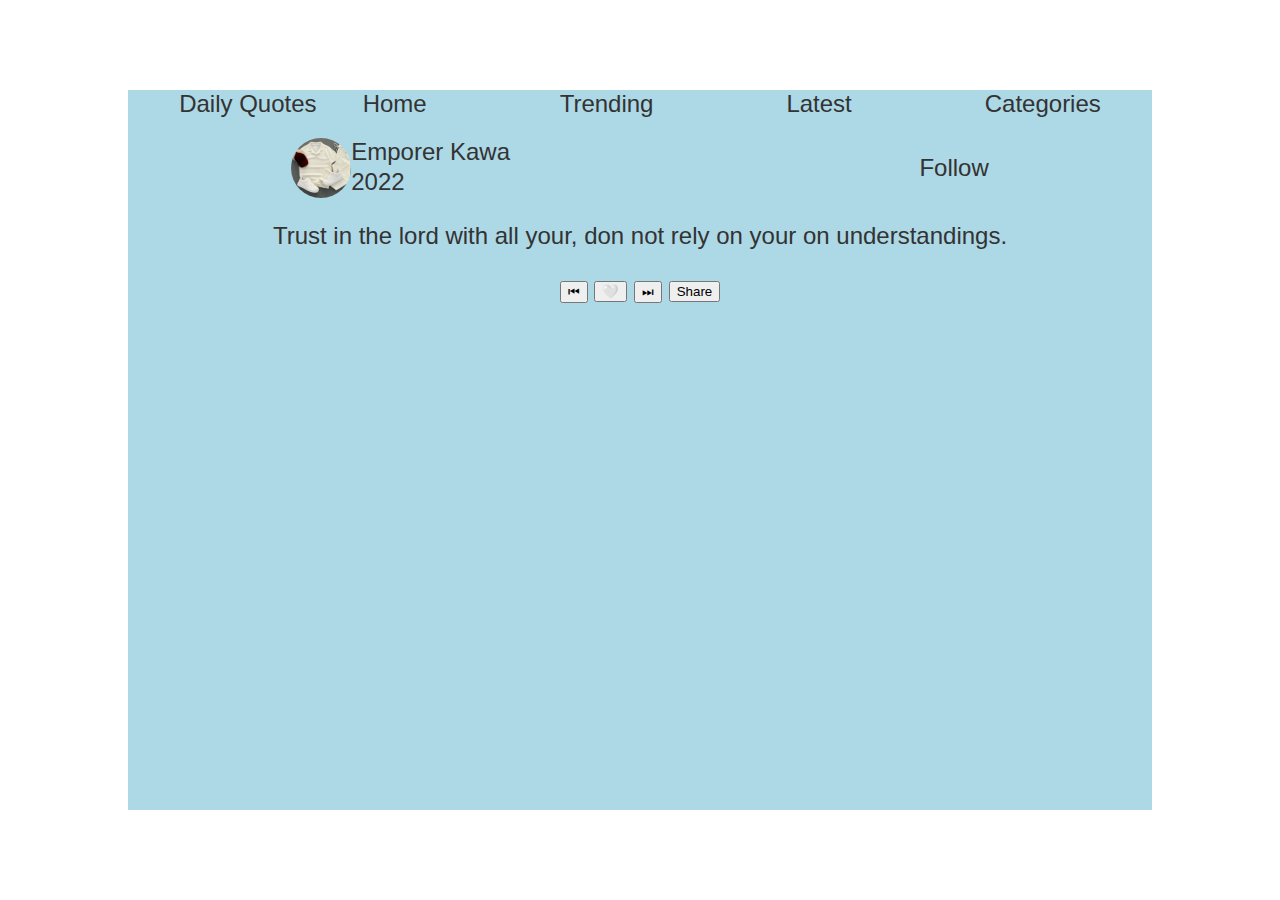
<file: quote-generator-project/index.html>
<!DOCTYPE html>
<html lang="en">
  <head>
    <meta charset="UTF-8">
    <meta name="viewport" content="width=device-width, initial-scale=1.0">
    <title>Quote Generator</title>
    <link rel="stylesheet" href="styles/styles.css">
  </head>
  <body>
    <section>
      <header>
        <div class="logo">Daily Quotes</div>
        <nav>
          <ul class="hz-nav">
            <li class="hz-nav-list">Home</li>
            <li class="hz-nav-list">Trending</li>
            <li class="hz-nav-list">Latest</li>
            <li class="hz-nav-list">Categories</li>
          </ul>
          <ul class="vt-nav">
            <li class="vt-nav-list">Home</li>
            <li class="vt-nav-list">Trending</li>
            <li class="vt-nav-list">Latest</li>
            <li class="vt-nav-list">Categories</li>
          </ul>
          <span class="menu">Menu</span>
        </nav>
      </header>
      <main>
        <div class="quote-ctn">
          <div class="quote-ctt">
            <div class="author-ctn">
              <img src="images/others/20250531_123349.jpg" alt="" class="author-pic">
              <div class="author-dtl">
                <span class="author">Emporer Kawa</span>
                <span class="year">2022</span>
              </div>
              <span class="follow">Follow</span>
            </div>
            <p class="quote">Trust in the lord with all your, don not rely on your on understandings.</p>
          </div>
          <div class="quote-ctr">
            <button id="prev">⏮</button>
            <button id="fav">🤍</button>
            <button id="next">⏭</button>
            <button id="share">Share</button>
          </div>
        </div>
        <div class="quotes-ctn"></div>
      </main>
      <footer></footer>
    </section>
    <script src="scripts/quotes.js"></script>
    <script src="scripts/scripts.js"></script>
  </body>
</html>
</file>
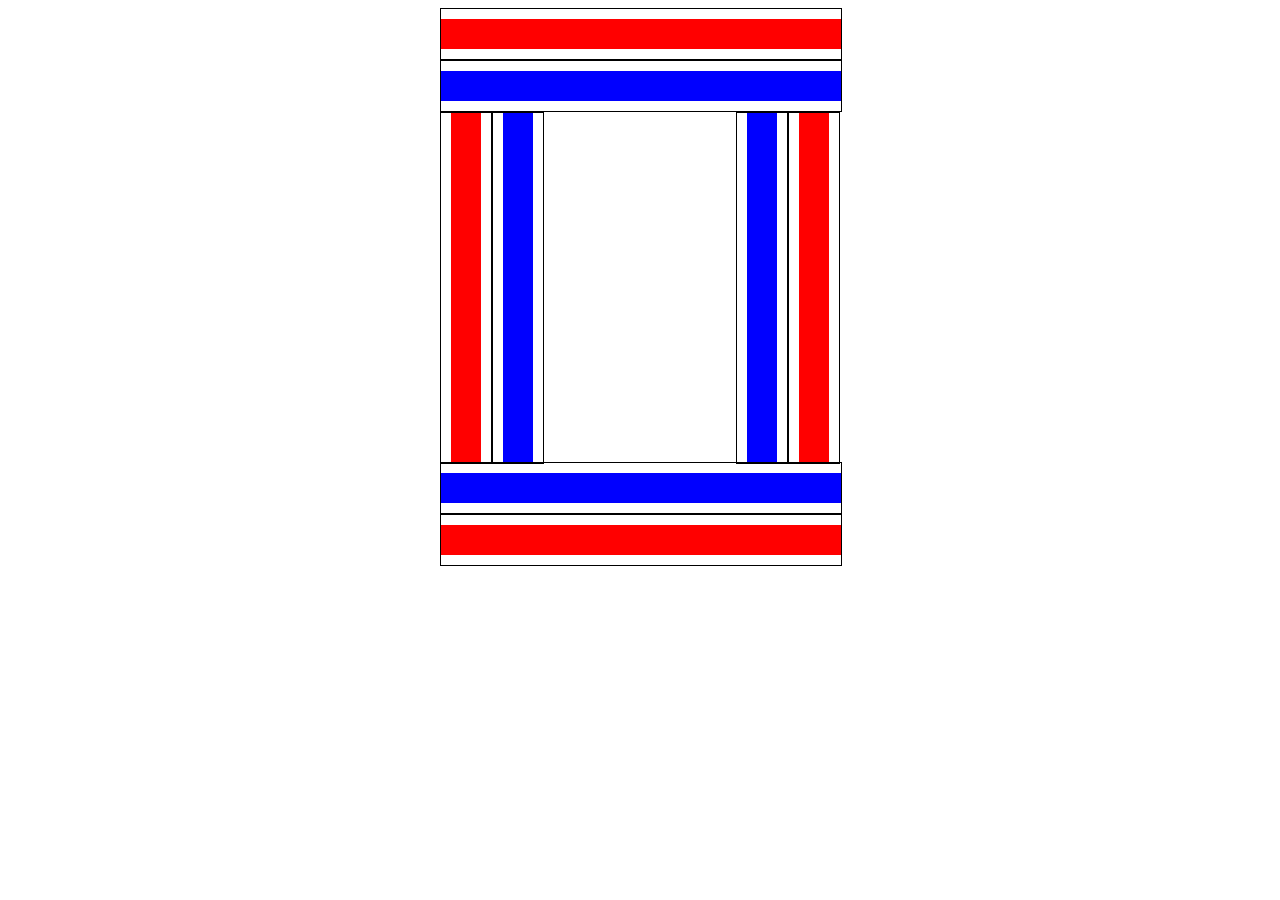
<file: color-race/race.html>
<!DOCTYPE html>
<html lang="en">
<head>
  <meta charset="UTF-8">
  <meta name="viewport" content="width=device-width, initial-scale=1.0">
  <title>Color Race</title>
  <link rel="stylesheet" href="race.css">
</head>
<body>
  <div class="root">
    <div class="top">
      <div class="color-ctn">
        <div class="color-top-1"></div>
      </div>
      <div class="color-ctn">
        <div class="color-top-2"></div>
      </div>
    </div>
    <div class="middle-blocks">
      <div class="left">
        <div class="color-ctn-middle">
          <div class="color-left-1"></div>
        </div>
        <div class="color-ctn-middle">
          <div class="color-left-2"></div>
        </div>
      </div>
      <div class="right">
        <div class="color-ctn-middle">
          <div class="color-right-2"></div>
        </div>
        <div class="color-ctn-middle">
          <div class="color-right-1"></div>
        </div>
      </div>
    </div>
    <div class="bottom">
      <div class="color-ctn">
        <div class="color-bottom-2"></div>
      </div>
      <div class="color-ctn">
        <div class="color-bottom-1"></div>
      </div>
    </div>
  </div>

  <script src="race.js"></script>
</body>
</html>
</file>
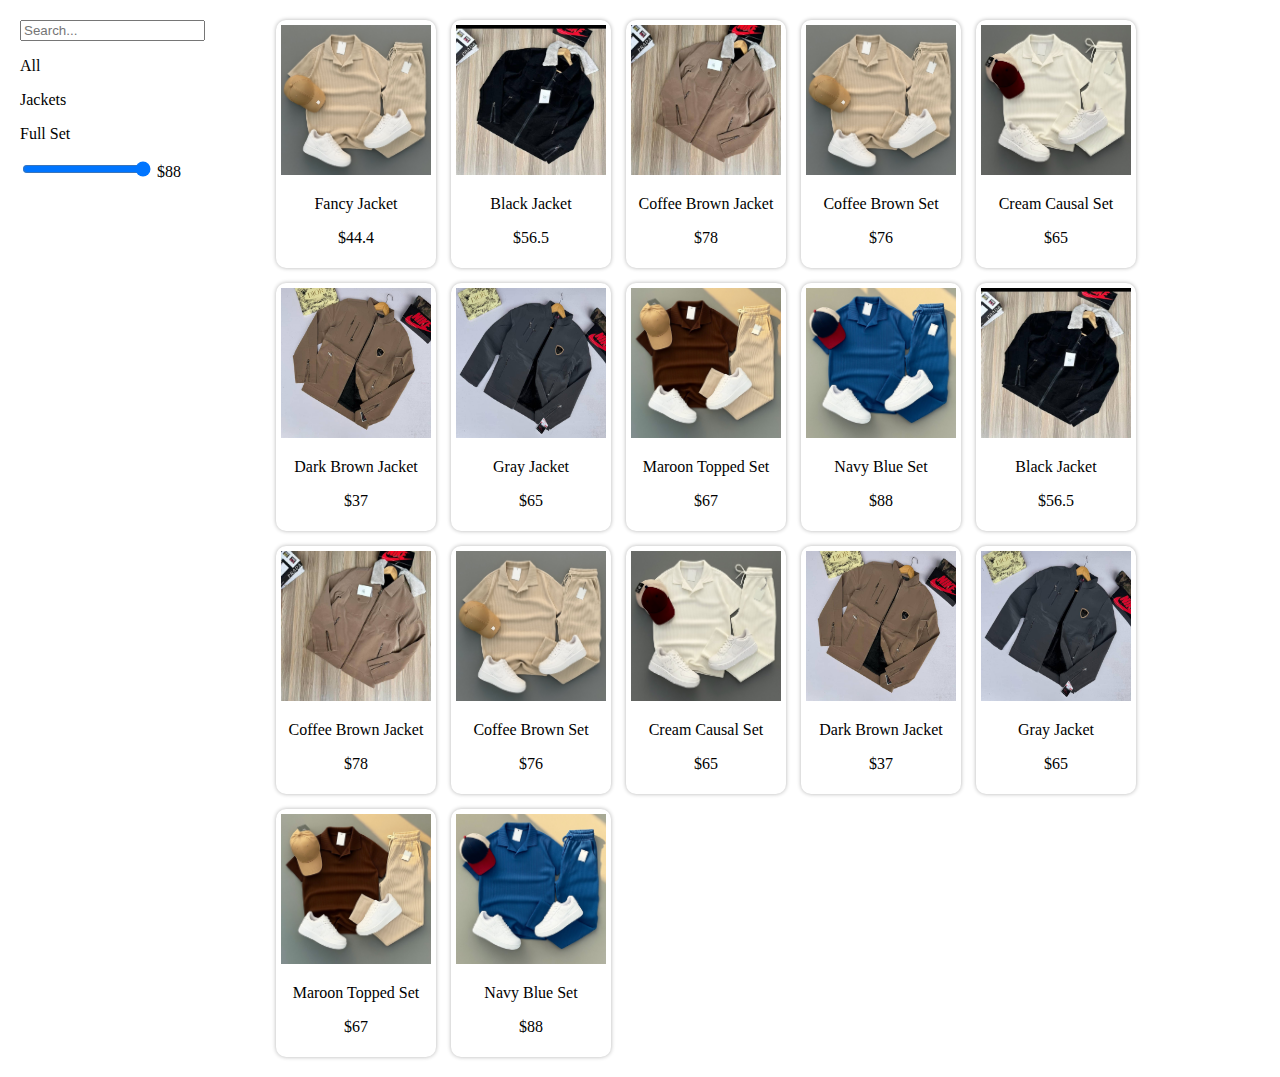
<file: filter/filter.html>
<!DOCTYPE html>
<html lang="en">
<head>
  <meta charset="UTF-8">
  <meta name="viewport" content="width=device-width, initial-scale=1.0">
  <title>Filter</title>
  <link rel="stylesheet" href="filter.css">
</head>
<body>
  <section class="container">
    <div class="menu-container">
      <input type="text" name="search" placeholder="Search..." id="search">
      <div class="categories-container">
        <p class="category" id="all">All</p>
        <p class="category" id="jacket">Jackets</p>
        <p class="category" id="full-set">Full Set</p>
      </div>
      <div>
        <input type="range" name="range" id="range">
        <span class="range-value"></span>
      </div>
    </div>
    <div class="products-container">
      <div class="products-grid">
        <article class="product">
          <img src="images/coffee-brown-set.jpg" alt="" class="product-image">
          <p class="product-name">Fancy Jacket</p>
          <p class="product-price">$44.4</p>
        </article>
      </div>
    </div>
  </section>

  <script src="products.js"></script>
  <script src="filter.js"></script>
</body>
</html>
</file>
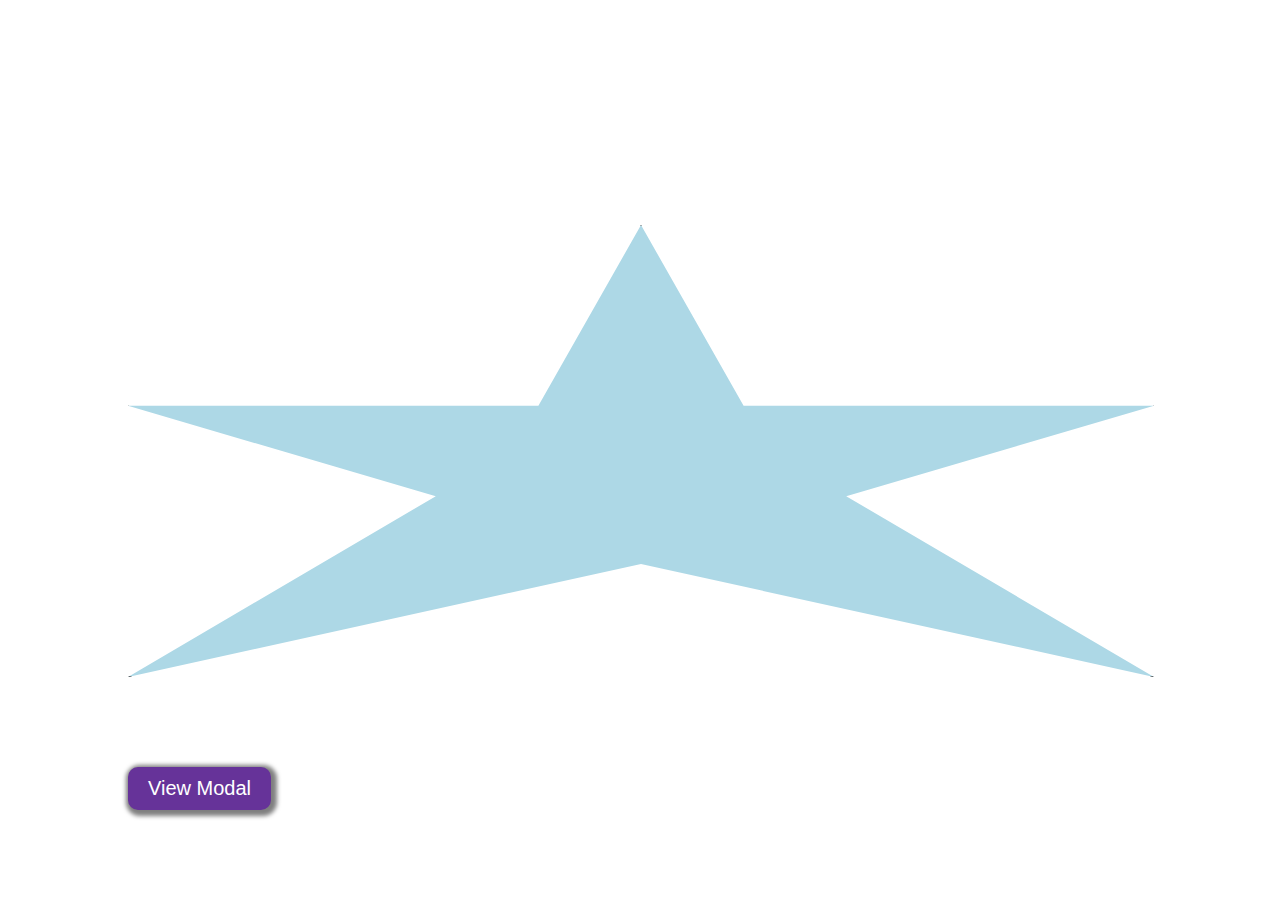
<file: modal-&-background-flipper/modal.html>
<!DOCTYPE html>
<html lang="en">
<head>
  <meta charset="UTF-8">
  <meta name="viewport" content="width=device-width, initial-scale=1.0">
  <title>Modal & Background Flipper</title>
  <link rel="stylesheet" href="modal.css">
</head>
<body>
  <button class="modal-btn">View Modal</button>
  <section class="modal-container">
    <button class="exit">X</button>
    <div class="modal">
      <h1 class="title">The Current Background color Hex is <span class="bgc-hex-code">#ffffff</span></h1>
      <span class="current-bgc"></span>
      <button class="upadate-bgc-btn">Change Background color</button>
    </div>
  </section>
  <div class="star"></div>

  <script src="modal.js"></script>
</body>
</html>
</file>
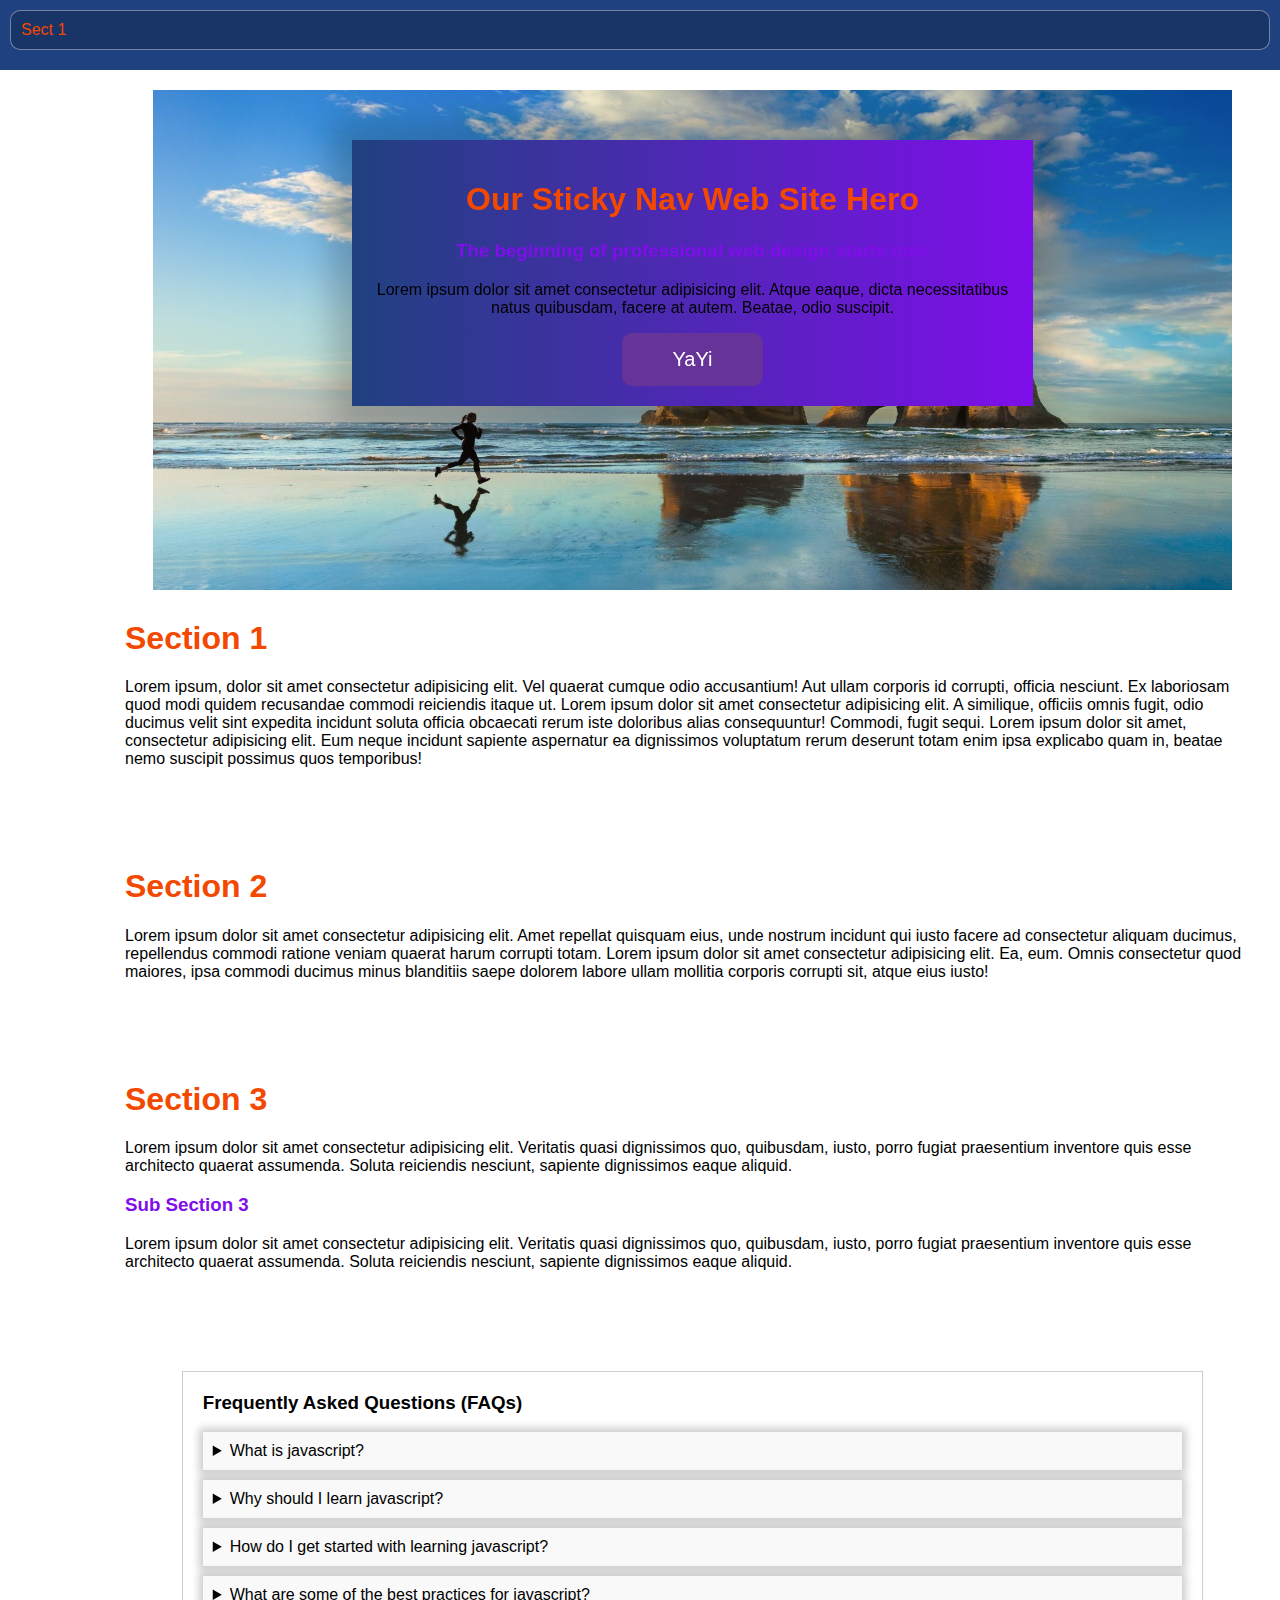
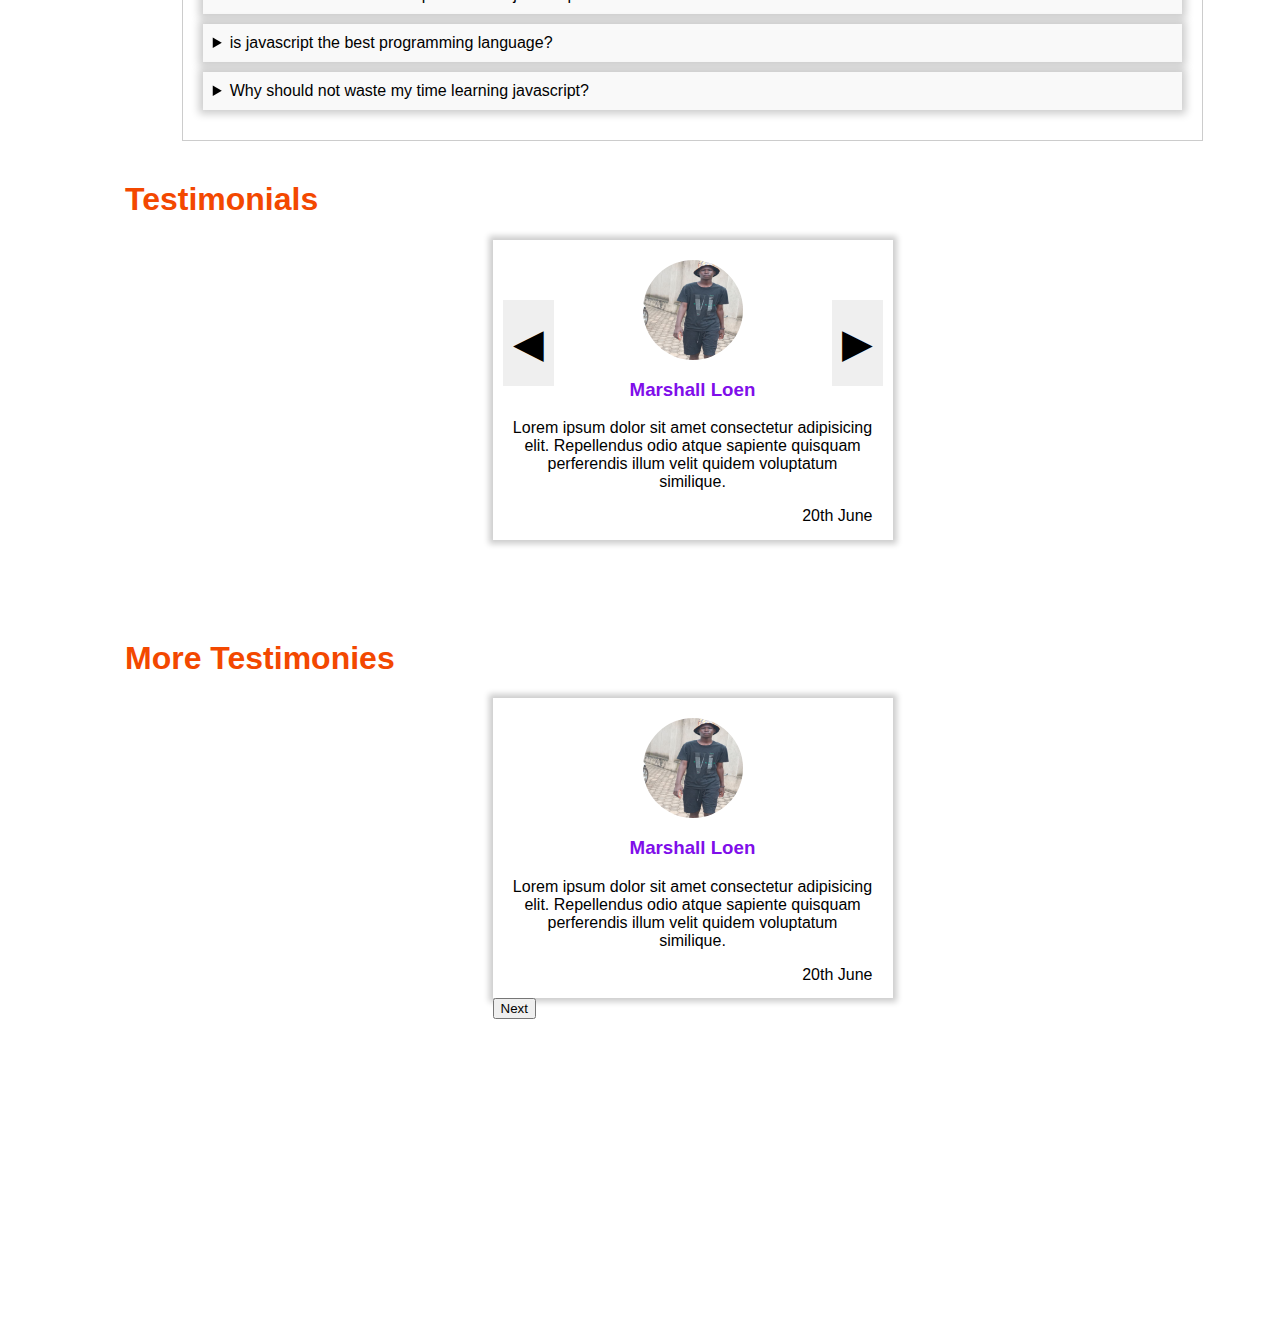
<file: nav-projects/sticky-nav.html>
<!DOCTYPE html>
<html lang="en">
<head>
  <meta charset="UTF-8">
  <meta name="viewport" content="width=device-width, initial-scale=1.0">
  <title>Sticky Nav</title>
  <link rel="stylesheet" href="sticky.css">
</head>
<body>
  <header class="head">
    <nav>
      <ul class="hz-nav">
        <li class="active"><a href="#section1">Sect 1</a></li>
        <li><a href="#section2">Sect 2</a></li>
        <li><a href="#section3">Sect 3</a></li>
        <li><a href="#faqs">FAQs</a></li>
        <li><a href="#tests1">Test 1</a></li>
        <li><a href="#tests2">Test 2</a></li>
      </ul>
    </nav>
  </header>
  <main>
    <section class="hero">
      <img src="images/background-image.jpg" alt="" class="hero-image">
      <div class="hero-container">
        <h1>Our Sticky Nav Web Site Hero</h1>
        <h3>The beginning of professional web design starts now</h3>
        <p>
          Lorem ipsum dolor sit amet consectetur adipisicing elit. Atque eaque,  dicta necessitatibus  natus quibusdam, facere at autem. Beatae, odio suscipit.
        </p>
        <button>YaYi</button>
      </div>
    </section>
    <section id="section1">
      <h1>Section 1</h1>
      <p>
        Lorem ipsum, dolor sit amet consectetur adipisicing elit. Vel quaerat cumque odio accusantium! Aut ullam corporis id corrupti, officia nesciunt. Ex laboriosam quod modi quidem recusandae commodi reiciendis itaque ut.
        Lorem ipsum dolor sit amet consectetur adipisicing elit. A similique, officiis omnis fugit, odio ducimus velit sint expedita incidunt soluta officia obcaecati rerum iste doloribus alias consequuntur! Commodi, fugit sequi.
        Lorem ipsum dolor sit amet, consectetur adipisicing elit. Eum neque incidunt sapiente aspernatur ea dignissimos voluptatum rerum deserunt totam enim ipsa explicabo quam in, beatae nemo suscipit possimus quos temporibus!
      </p>
    </section>
    <section id="section2">
      <h1>Section 2</h1>
      <p>
        Lorem ipsum dolor sit amet consectetur adipisicing elit. Amet repellat quisquam eius, unde nostrum incidunt qui iusto facere ad consectetur aliquam ducimus, repellendus commodi ratione veniam quaerat harum corrupti totam.
        Lorem ipsum dolor sit amet consectetur adipisicing elit. Ea, eum. Omnis consectetur quod maiores, ipsa commodi ducimus minus blanditiis saepe dolorem labore ullam mollitia corporis corrupti sit, atque eius iusto!
      </p>
    </section>
    <section id="section3">
      <h1>Section 3</h1>
      <p>
        Lorem ipsum dolor sit amet consectetur adipisicing elit. Veritatis quasi dignissimos quo, quibusdam, iusto, porro fugiat praesentium inventore quis esse architecto quaerat assumenda. Soluta reiciendis nesciunt, sapiente dignissimos eaque aliquid.
      </p>
      <h3>Sub Section 3</h2>
      <p>
        Lorem ipsum dolor sit amet consectetur adipisicing elit. Veritatis quasi dignissimos quo, quibusdam, iusto, porro fugiat praesentium inventore quis esse architecto quaerat assumenda. Soluta reiciendis nesciunt, sapiente dignissimos eaque aliquid.
      </p>
    </section>
    <scetion id="faqs" class="faqs">
      <div class="faqs-container">
        <h3>Frequently Asked Questions (FAQs)</h3>
      </div>
    </scetion>
    <section id="tests1" class="testimonials">
      <h1>Testimonials</h1>
      <div class="testimonials-btns">
        <div class="testimonial-container"></div>
        <button id="prev">◀</button>
        <button id="next">▶</button>
      </div>
    </section>
    <section id="tests2" class="testssss">
      <h1>More Testimonies</h1>
      <div class="test-container">
        <div class="test">
          <img src="" alt="" class="test-image">
          <h3 class="tester"></h3>
          <p class="test-text"></p>
          <span class="test-date"></span>
        </div>
        <div class="test-btns">
          <button id="back-slide" class="not-seen">Previous</button><button id="front-slide">Next</button>
        </div>
      </div>
    </section>
  </main>
  <script src="sticky.js"></script>
</body>
</html>
</file>
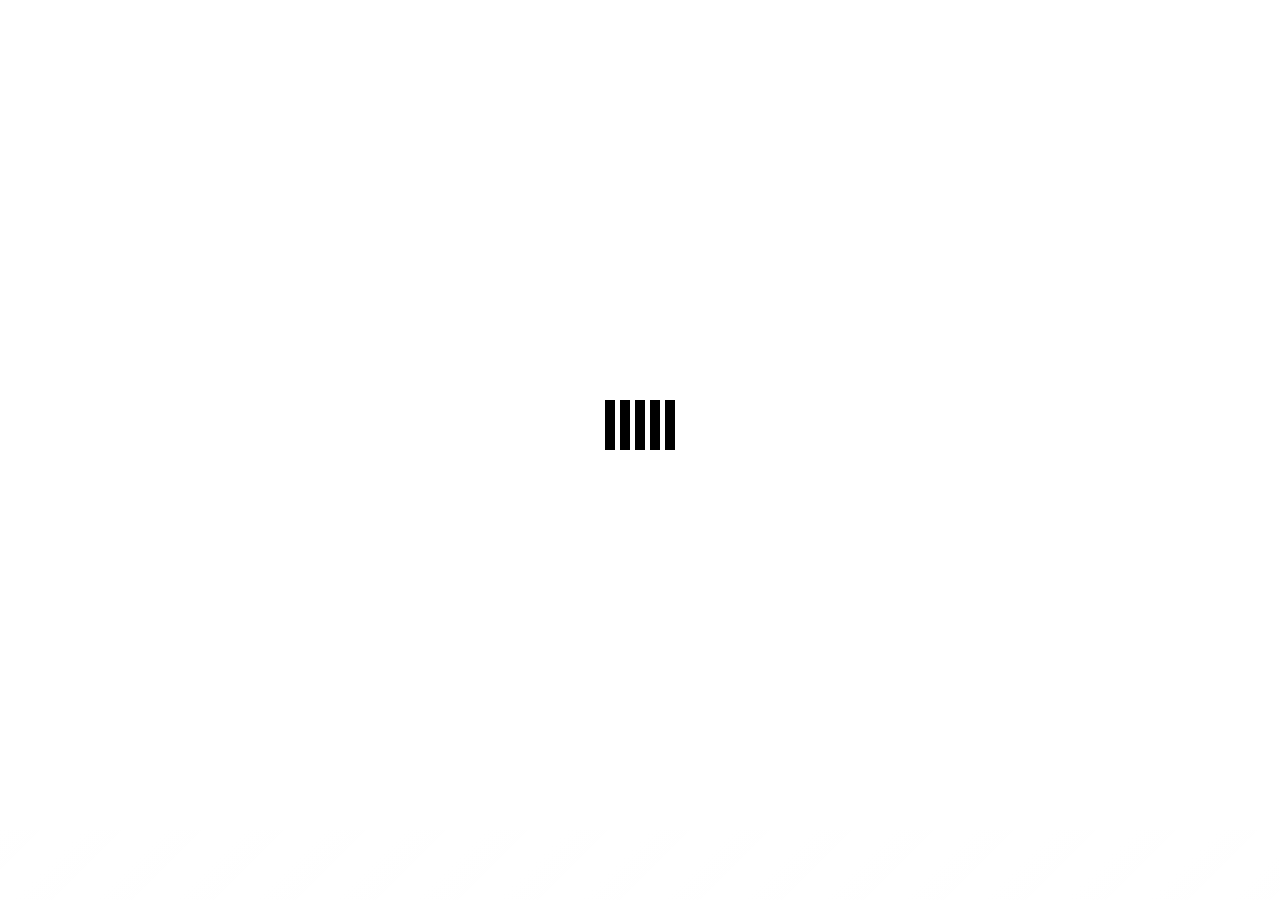
<file: promises-and-animation/example-1.html>
<!DOCTYPE html>
<html lang="en">
<head>
  <meta charset="UTF-8">
  <meta name="viewport" content="width=device-width, initial-scale=1.0">
  <title>Document</title>
  <style>
    * {
      box-sizing: border-box;
      font-family: 'Segoe UI', Tahoma, Geneva, Verdana, sans-serif;
    }
    body {
      margin: 0;
      padding: 0;
      background: linear-gradient(135deg, rgba(255,255,255,0.1), rgba(255,255,255,0));
      backdrop-filter: blur(10px);
      color: #1f1f1f;
    }
    .container {
      width: 90px;
      margin: 0px auto;
    }
    .root {
      width: 100%;
      padding: 10px;
      gap: 10px;
      display: grid;
      grid-template-columns: repeat(2, 1fr);
    }
    .card-container {
      background: rgba(0,0,0,0.05);
      padding: 10px;
      position: relative;
    }
    .like-span {
      position: absolute;
      top: 10px;
      right: 5px;
      background-color: bisque;
      color: #fda085;
      padding: 5px;
      border-radius: 10px;
    }
    .card-image {
      width: 128px;
      height: 128px;
      display: block;
      margin: 0 auto;
      border-radius: 50%;
    }
    .card-name {
      text-align: center;
      color: dimgrey;
    }
    .like-btn {
      display: block;
      width: 80%;
      margin: 0 auto;
      border: none;
      padding: 5px 10px;
      border-radius: 8px;
      color: #f5f5f5;
      cursor: pointer;
      transition: all 0.5s ease;
      box-shadow: 0 4px 8px rgba(0,0,0,0.3);
      background: linear-gradient(120deg, #f6d365 0%, #fda085 100%);
    }
    .like-btn:hover {
      transform: scale(1.05);
      box-shadow: 0 8px 12px rgba(0,0,0,0.3);
    }
    .orbit-ctn {
      height: 90vh;
      display: flex;
      justify-content: center;
      align-items: center;
    }
    .orbit {
      height: 50px;
      display: flex;
      gap: 5px;
    }
    .orbit0 {
      width: 10px;
      animation: scale-up0 1.5s linear infinite;
      height: 100%;
      background-color: black;
    }
    @keyframes scale-up1 {
      0% { transform: scaleY(1); }
      50% { transform: scaleY(0.8); }
      100% { transform: scaleY(1.2); }
    }
    .orbit1 {
      width: 10px;
      animation: scale-up1 1.5s linear infinite;
      height: 100%;
      background-color: black;
    }
    @keyframes scale-up0 {
      0% { transform: scaleY(0.8); }
      50% { transform: scaleY(1); }
      100% { transform: scaleY(1.2); }
    }
    .orbit2 {
      width: 10px;
      animation: scale-up2 1.5s linear infinite;
      height: 100%;
      background-color: black;
    }
    @keyframes scale-up2 {
      0% { transform: scaleY(1.2); }
      50% { transform: scaleY(1); }
      100% { transform: scaleY(0.8); }
    }
    .orbit3 {
      width: 10px;
      animation: scale-up3 1.5s linear infinite;
      height: 100%;
      background-color: black;
    }
    @keyframes scale-up3 {
      0% { transform: scaleY(1); }
      50% { transform: scaleY(0.8); }
      100% { transform: scaleY(1.2); }
    }
    .orbit4 {
      width: 10px;
      animation: scale-up4 1.5s linear infinite;
      height: 100%;
      background-color: black;
    }
    @keyframes scale-up4 {
      0% { transform: scaleY(1.2); }
      50% { transform: scaleY(1); }
      100% { transform: scaleY(0.8); }
    }
  </style>
</head>
<body>
  <div class="conatiner">
    <div class="root" id="root"></div>
  </div>

  <div class="orbit-ctn">
    <div class="orbit">
      <div class="orbit0"></div>
      <div class="orbit1"></div>
      <div class="orbit2"></div>
      <div class="orbit3"></div>
      <div class="orbit4"></div>
    </div>
  </div>

  <script src="eg-1.js"></script>
</body>
</html>
</file>
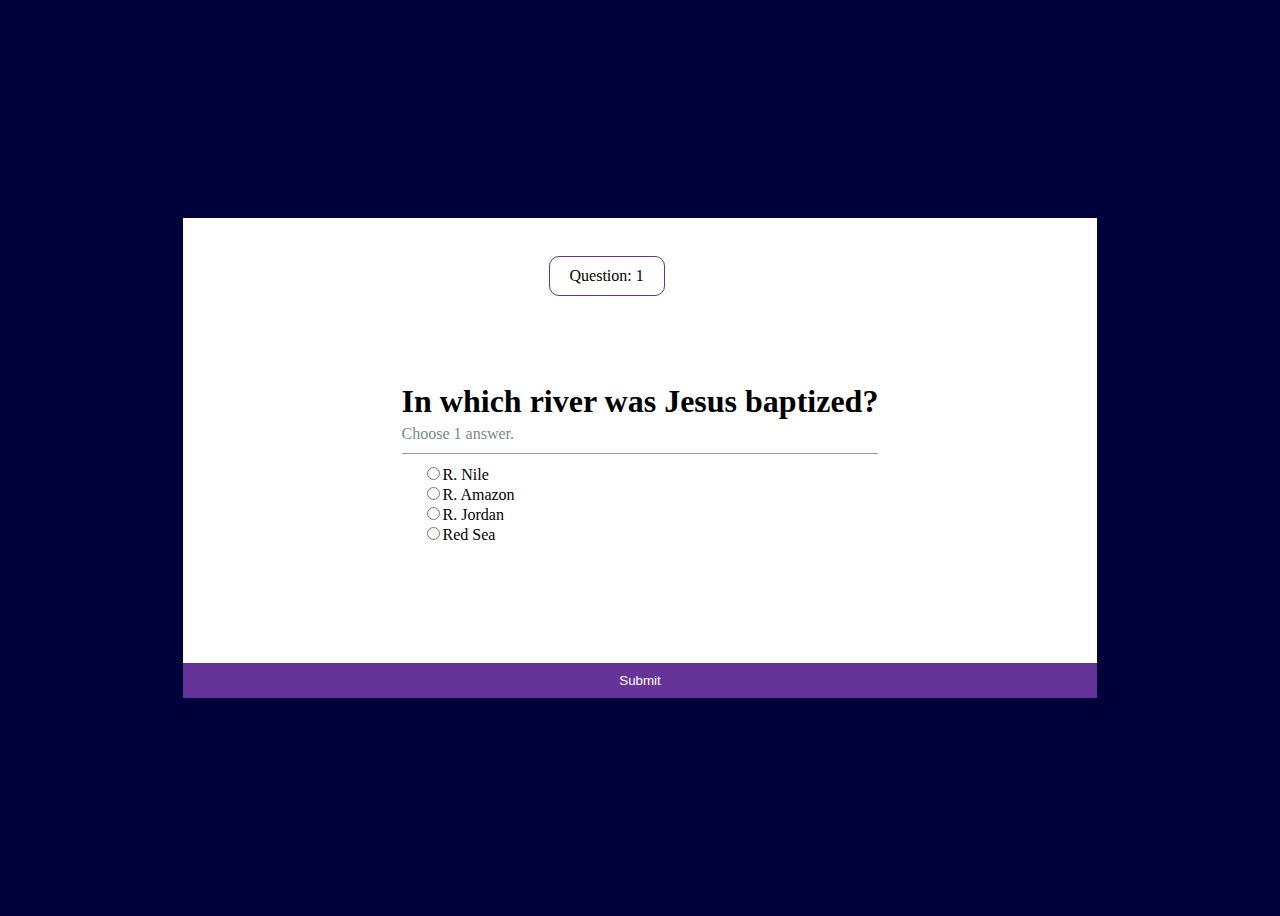
<file: quizz/quizz.html>
<!DOCTYPE html>
<html lang="en">
<head>
  <meta charset="UTF-8">
  <meta name="viewport" content="width=device-width, initial-scale=1.0">
  <title>Quizz</title>
  <link rel="stylesheet" href="quizz.css">
</head>
<body>
  <div class="container">
    <div class="loading">
      <span class="loader"></span>
      <span class="load">Loading...</span>
    </div>
    <div class="activity">
      <span class="qtn-numb"></span>
      <div class="qtn-ctn">
        <h1 class="qtn">What is Your name?</h1>
        <span class="instruction">(Select your name.)</span>
      </div>
      <div class="ans-ctn"></div>
      <div class="warning"><span>Warning:</span> Cannot submit Unanswered quetion.</div>
      <button class="submit">Submit</button>
    </div>
    <div class="result">
      <h1 class="statement">Congratulations</h1>
      <h3 class="final">Excellent performance</h3>
      <h2 class="passed">You passed <span class="pass"></span></h2>
      <h2 class="failed">And failed <span class="fail"></span> out of <span class="total"></span> qustions</h2>
      <button class="btn">Take Another Quizz</button>
    </div>
  </div>
  <script src="qtn.js"></script>
  <script src="quizz.js"></script>
</body>
</html>
</file>
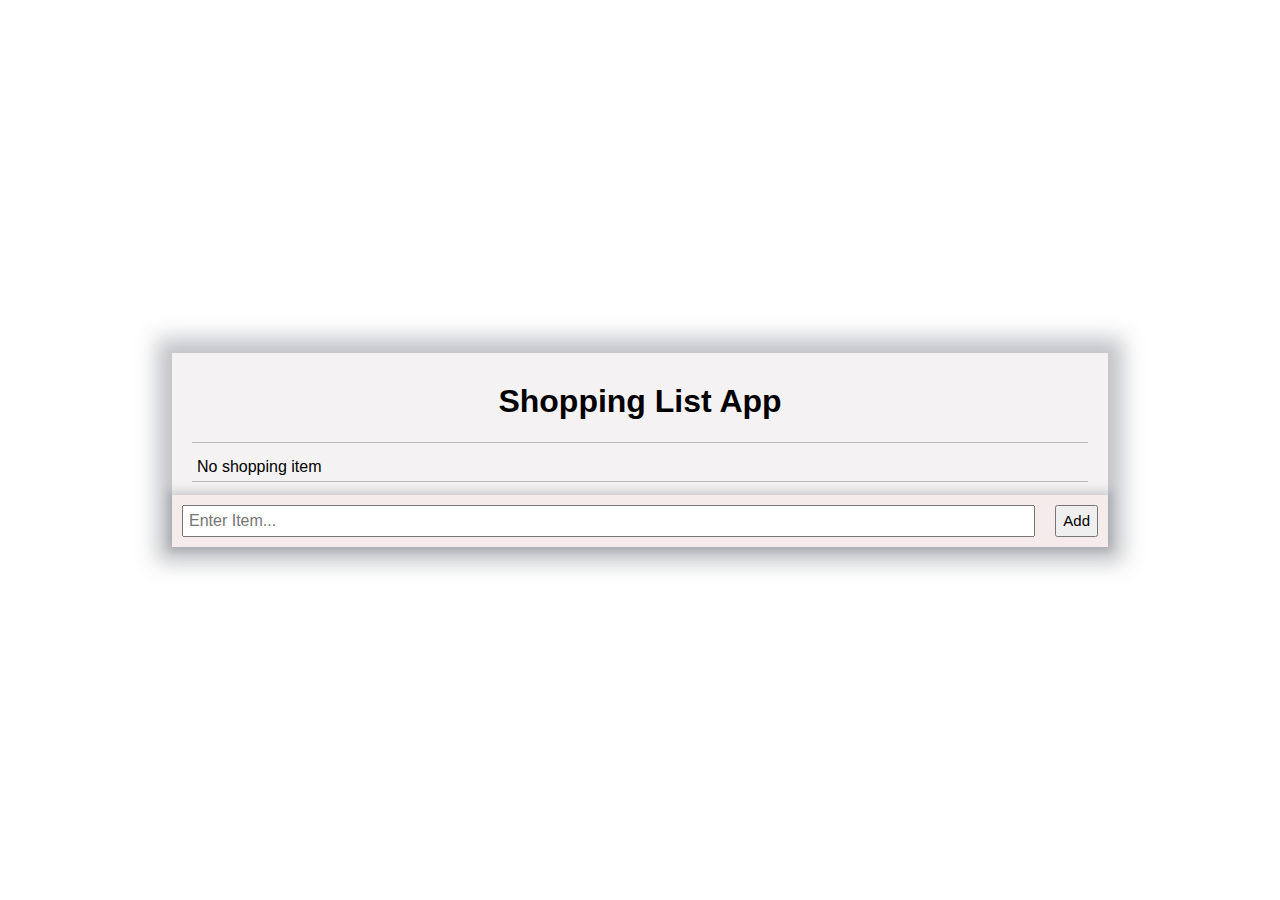
<file: shopping-list/list.html>
<!DOCTYPE html>
<html lang="en">
<head>
  <meta charset="UTF-8">
  <meta name="viewport" content="width=device-width, initial-scale=1.0">
  <title>Shopping List</title>
  <link rel="stylesheet" href="list.css">
</head>
<body>
  <span class="alert">Matooke was successfully deleted</span>
  <div id="root">
    <h1>Shopping List App</h1>
    <ul></ul>
    <div class="controls">
      <input type="text" placeholder="Enter Item..." id="input">
      <button id="addItem">Add</button>
    </div>
  </div>

  <script src="list.js"></script>
</body>
</html>
</file>
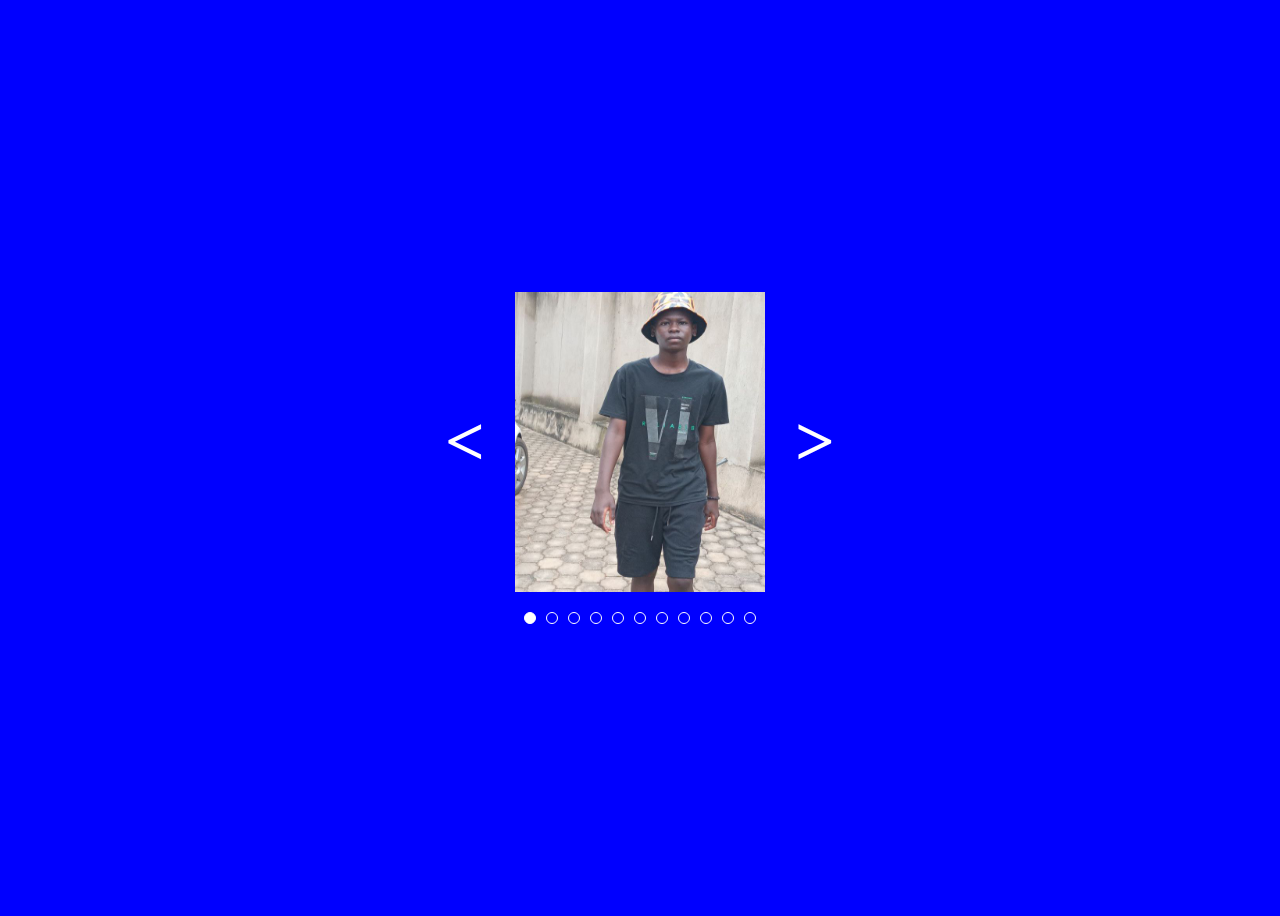
<file: slider/slider.html>
<!DOCTYPE html>
<html lang="en">
<head>
  <meta charset="UTF-8">
  <meta name="viewport" content="width=device-width, initial-scale=1.0">
  <title>Slider</title>
  <link rel="stylesheet" href="slider.css">
</head>
<body>
  <div class="container">
    <div class="top">
      <span class="arrow left"><</span>
      <div class="frame">
        <div class="slider">
          <img src="images/emporer.jpg" alt="" class="image">
          <img src="images/Henzia.jpg" alt="" class="image">
          <img src="images/Joe Xriz.jpg" alt="" class="image">
          <img src="images/Moniq Riz.jpg" alt="" class="image">
          <img src="images/Ms. Azana.jpg" alt="" class="image">
          <img src="images/Ms. Finnest 2.jpg" alt="" class="image">
          <img src="images/Princess Quinto2.jpg" alt="" class="image">
          <img src="images/Prof. Chill 2.jpg" alt="" class="image">
          <img src="images/Queen Wenda.jpg" alt="" class="image">
          <img src="images/Soweto Youth.jpg" alt="" class="image">
          <img src="images/Prof. Chill 2.jpg" alt="" class="image">
        </div>
      </div>
      <span class="arrow right">></span>
    </div>
    <div class="bottom"></div>
  </div>
  
  <script src="slider.js"></script>
</body>
</html>
</file>
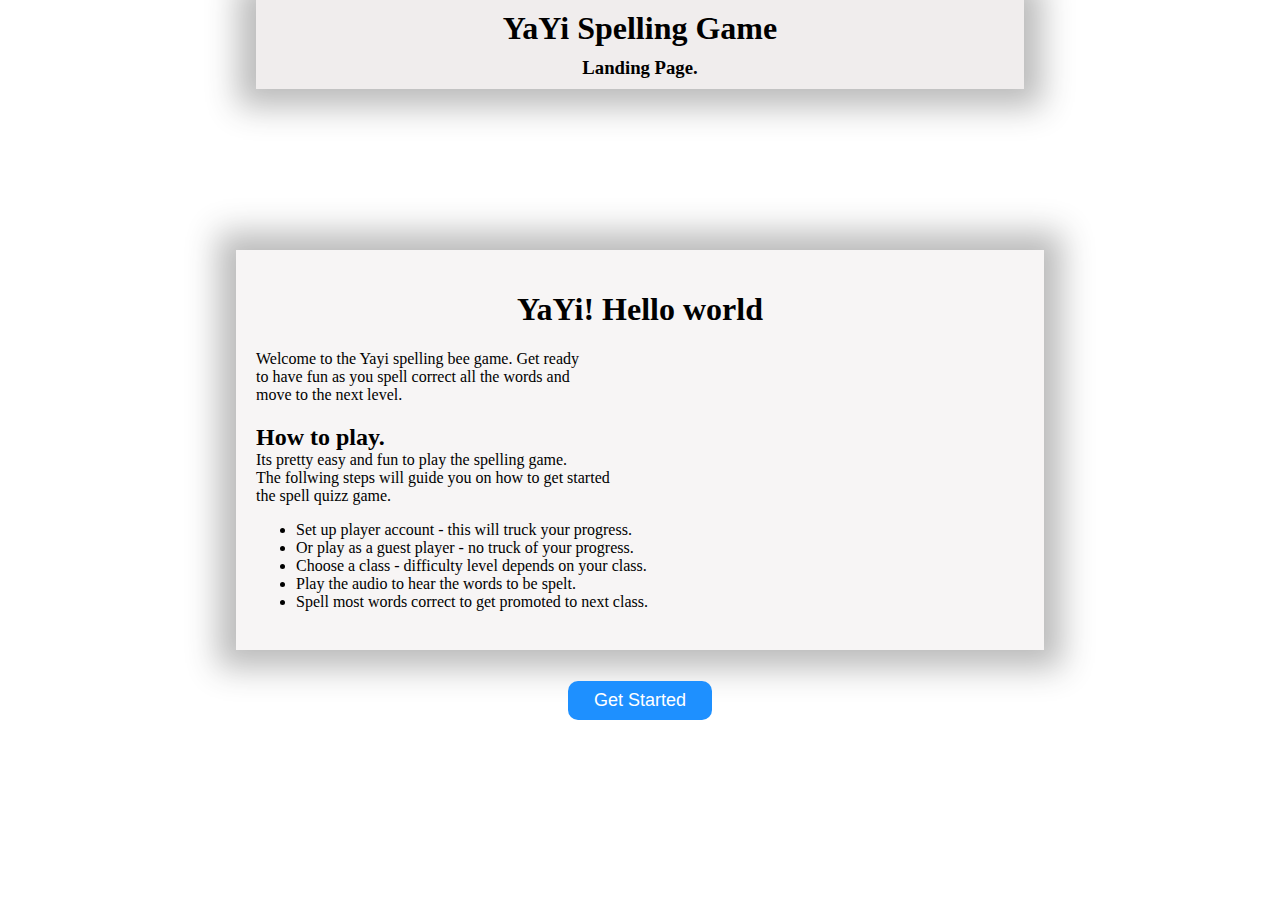
<file: spelling-game/spell.html>
<!DOCTYPE html>
<html lang="en">
<head>
  <meta charset="UTF-8">
  <meta name="viewport" content="width=device-width, initial-scale=1.0">
  <title>YaYi Spelling Game</title>
  <link rel="stylesheet" href="spell.css">
</head>
<body>
  <script>
    function check(p) {
      console.log(p)
    }
  </script>
  <header>
    <div class="header-content">
      <h1>YaYi Spelling Game</h1>
      <h3>Landing Page.</h3>
    </div>
  </header>
  <section class="root">

    <div class="page" id="landing-page">
      <h1>YaYi! Hello world</h1>
      <p>
        Welcome to the Yayi spelling bee game. Get ready<br>
        to have fun as you spell correct all the words and <br>
        move to the next level.
      </p>
      <h2 style="margin-bottom: 0;">How to play.</h2>
      <p>
        Its pretty easy and fun to play the spelling game.<br>
        The follwing steps will guide you on how to get started<br />
        the spell quizz game.
      </p>
      <ul class="game-instructions">
        <li>Set up player account - this will truck your progress.</li>
        <li>Or play as a guest player - no truck of your progress.</li>
        <li>Choose a class - difficulty level depends on your class.</li>
        <li>Play the audio to hear the words to be spelt.</li>
        <li>Spell most words correct to get promoted to next class.</li>
      </ul>
    </div>

    <div class="page" id="login-page">
      <h1>Login to YaYi</h1>
      <div class="input-form">
        <div class="input-field">
          <label for="player-name">Player Name: </label>
          <input class="login-inputs" type="text" id="player-name-input" name="player-name" placeholder="Enter your player name...">
        </div>
        <div class="input-field">
          <label for="player-password">Password: </label>
          <input class="login-inputs" type="password" id="player-password-input" name="player-password" placeholder="Enter your password...">
        </div>
        <div class="radio">
          <input type="checkbox" name="remember-me" id="remember-me">
          <label for="remember-me">Remember me</label>
        </div>
        <div class="login-failed">Login failed! Enter valid password or player name</div>
      </div>
      <div class="or-ctn">
        <span></span>
        <span class="or">Or</span>
        <span></span>
      </div>
      <div class="sign-up-form">
        <span class="sign-up-span1">Dont yet have an account</span>
        <div class="sign-up-btns">
          <button id="sign-up">Sign up</button>
          <span class="sign-up-span2">Or</span>
          <button id="guest-player">Play as guest</button>
        </div>
      </div>
    </div>
    </div>

    <div class="page" id="sign-up-page">
      <h1>Create Your Player Accounter</h1>
      <div class="input-form">
        <div class="input-field">
          <label for="player-first-name">First Name: </label>
          <input class="sign-up-input" type="text" id="player-first-name" name="player-first-name" placeholder="Enter your first name...">
        </div>
        <div class="input-field">
          <label for="player-second-name">Seconda Name: </label>
          <input class="sign-up-input" type="text" id="player-second-name" name="player-second-name" placeholder="Enter your second name...">
        </div>
        <div class="input-field">
          <label for="player-name">Player name: </label>
          <input class="sign-up-input" type="text" id="player-name" name="player-name" placeholder="Enter your player name...">
        </div>
        <div class="input-field">
          <label for="player-password">Create password: </label>
          <input class="sign-up-input" type="password" id="player-password" name="player-password" placeholder="Enter your password...">
        </div>
        <div class="input-field">
          <label for="player-class">Choose your class: </label>
          <select name="player-class" id="player-class">
            <option value="1">P.1</option>
            <option value="2">P.2</option>
            <option value="3">P.3</option>
            <option value="4">P.4</option>
            <option value="5">P.5</option>
            <option value="6">P.6</option>
            <option value="7">P.7</option>
          </select>
        </div>
      </div>
      <p class="all-not-filled login-failed">Please fill all the input fields</p>
    </div>

    <div class="page"  id="player-page"></div>

    <div class="page" id="spell-page">
      <h1><span class="class">P.7</span>, Word No. <span class="word-number">1</span></h1>
      <p>Play the audio to get the word and type the <br /> spelling of the word without spacing.</p>
      <audio src="audios/P7/Voice 066.m4a" controls>Play audio to hear the word</audio>
      <div class="spell-input-container">
        <div class="player-input-container">
          <label for="spelt-input">Spell the word:</label>
          <input type="text" name="spelt-input" class="zigizaga">
        </div>
        <p class="unfilled">Not YaYi!!! Cannot Submit Unfilled Answer.</p>
        <div class="player-result-container">
          <p class="spelling-result"></p>
          <p class="result-output"><span class="result-output-text">Your spelling was: </span> <span class="player-spelling">asycronous</span></p>
          <p class="result-output"><span class="result-output-text">The correct spelling is: </span> <span class="correct-spelling">Asynchronous</span></p>
        </div>
      </div>
    </div>

    <div class="control-btns">
      <span id="gen-btn-ctn" class="start">
        <span class="gen-btn-anime gen-btn-anime"></span>
        <button class="gen-btn">Get Started</button>
      </span>
    </div>
  </section>
  
  <script src="words.js"></script>
  <script src="game.js"></script>
  <script src="player.js"></script>
  <script src="login.js"></script>
  <script src="spell.js"></script>
</body>
</html>
</file>
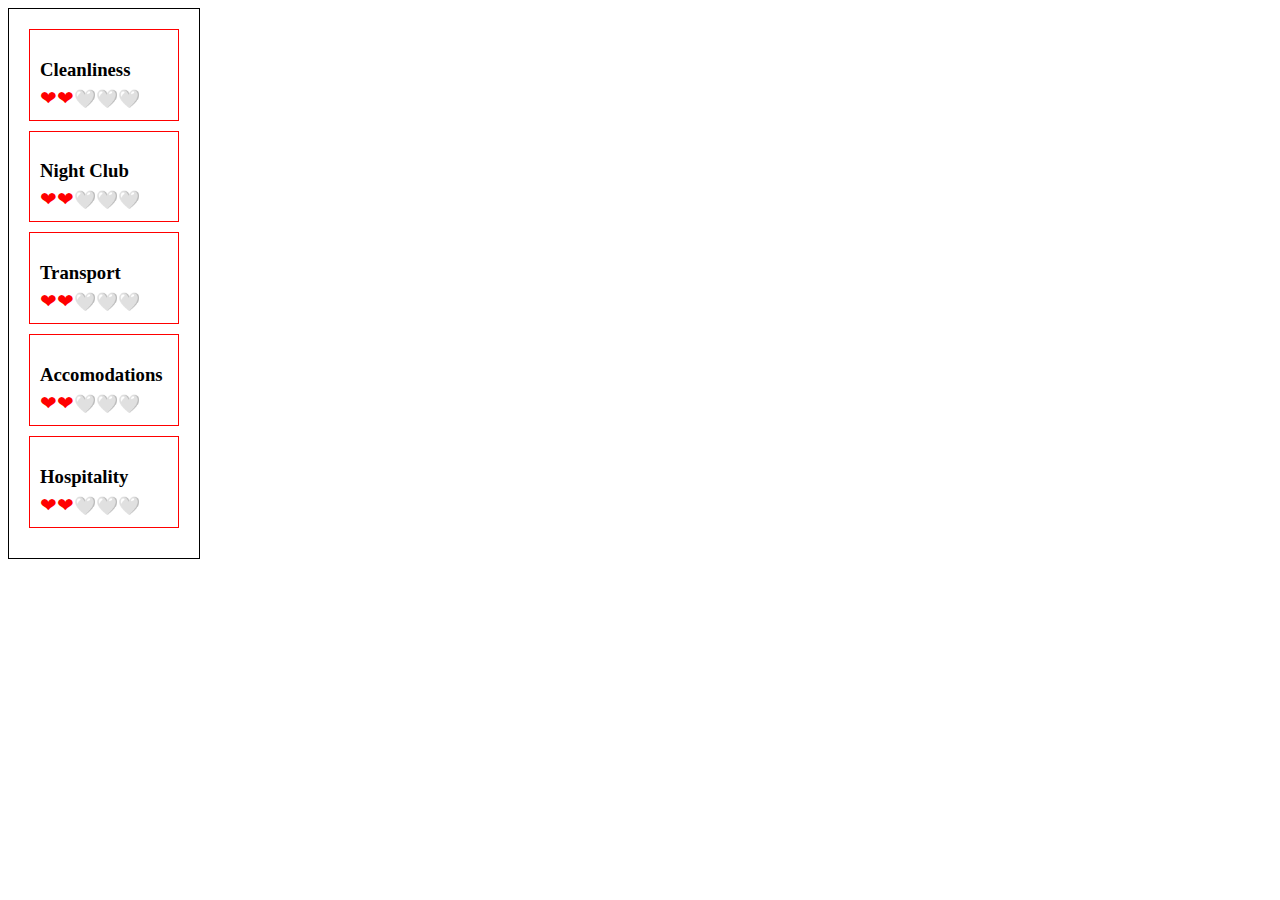
<file: star-rating/stars.html>
<!DOCTYPE html>
<html lang="en">
<head>
  <meta charset="UTF-8">
  <meta name="viewport" content="width=device-width, initial-scale=1.0">
  <title>Stars Rating</title>
  <link rel="stylesheet" href="stars.css">
</head>
<body>
  <section class="stars-container"></section>

  <script src="stars.js"></script>
</body>
</html>
</file>
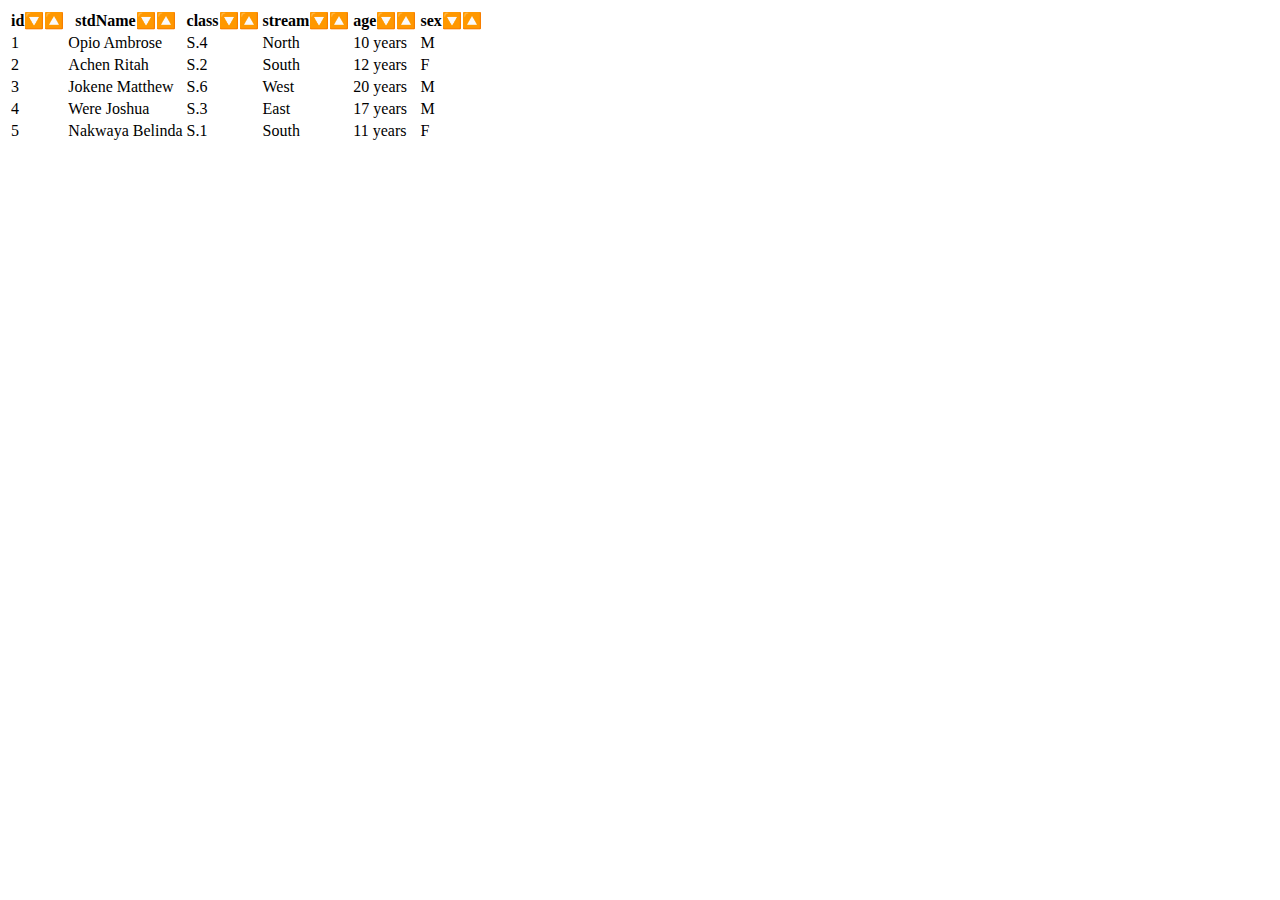
<file: table-sorting/sort.html>
<!DOCTYPE html>
<html lang="en">
<head>
  <meta charset="UTF-8">
  <meta name="viewport" content="width=device-width, initial-scale=1.0">
  <title>Table Sorting</title>
  <link rel="stylesheet" href="sort.css">
</head>
<body>
  <div id="root"></div>
  
  <script src="sort.js"></script>
</body>
</html>
</file>
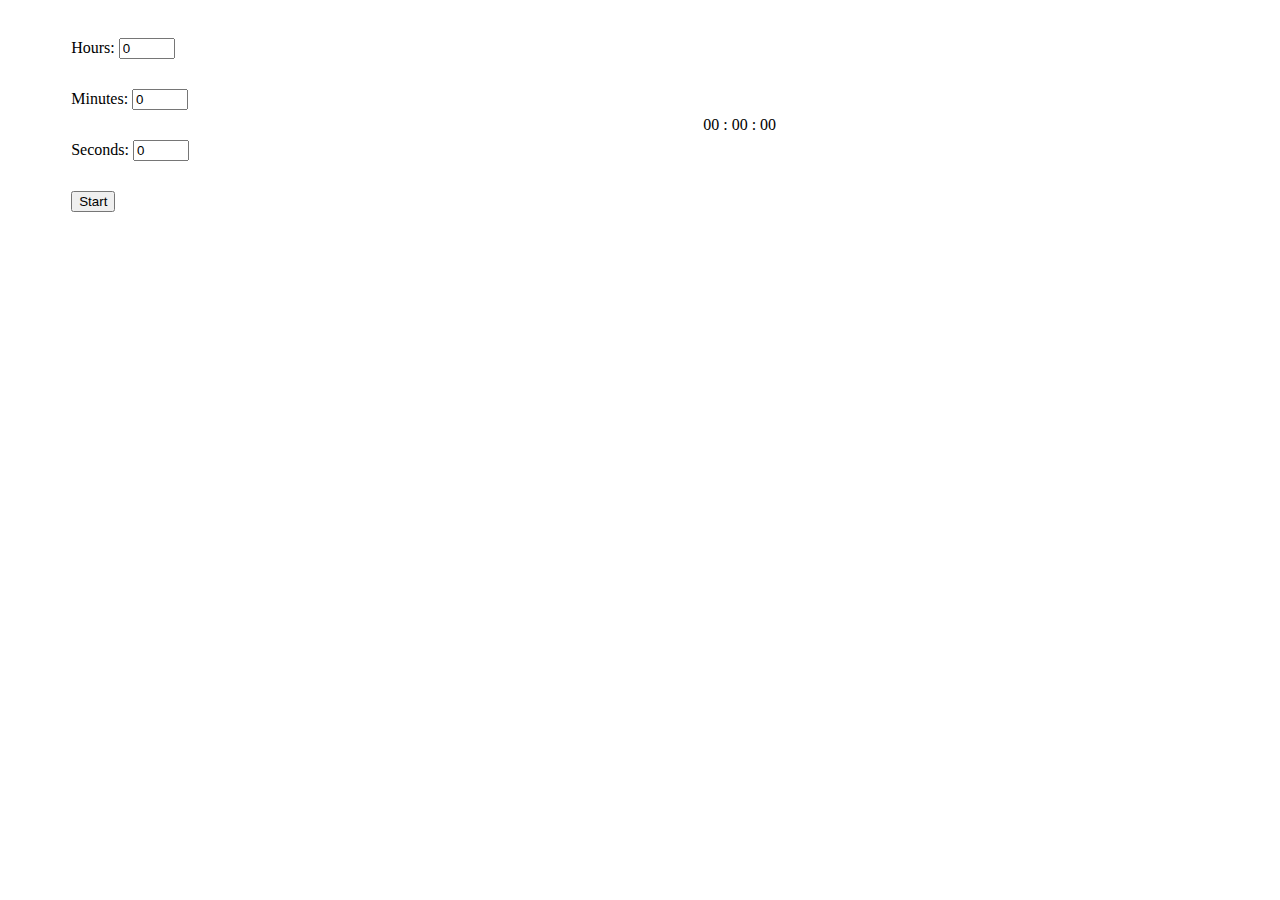
<file: timer project/t.html>
<!DOCTYPE html>
<html lang="en">
<head>
  <meta charset="UTF-8">
  <meta name="viewport" content="width=device-width, initial-scale=1.0">
  <title>Document</title>
</head>
<body>
  <main style="display: flex;">
    <div style="flex: 1;" class="input-section">
      <div style="width: 80%;margin: 30px auto;" class="control">
        <label for="hours">Hours: </label>
        <input type="number" min="0" value="0" id="hours" max="23">
      </div>
      <div style="width: 80%;margin: 30px auto;" class="control">
        <label for="min">Minutes: </label>
        <input type="number" min="0" value="0" id="min" max="59">
      </div>
      <div style="width: 80%;margin: 30px auto;" class="control">
        <label for="sec">Seconds: </label>
        <input type="number" min="0" value="0" id="sec" max="59">
      </div>
      <div style="width: 80%;margin: 30px auto;" class="control">
        <button id="button1">Start</button>
      </div>
    </div>
    <div style="flex: 1; display: flex; flex-direction: column; justify-content: center; align-items: center;" class="display-section">
      <div style="width: 80%;margin: 30px auto;" class="output">
        <span id="hours">00</span> : <span id="min">00</span> : <span id="sec">00</span>
      </div>
      <div class="display-controls">
        <button style="display: none;" id="button2">Pause</button>
        <button style="display: none;" id="button3">Stop</button></div>
    </div>
  </main>
  
  <script src="t.js"></script>
</body>
</html>
</file>
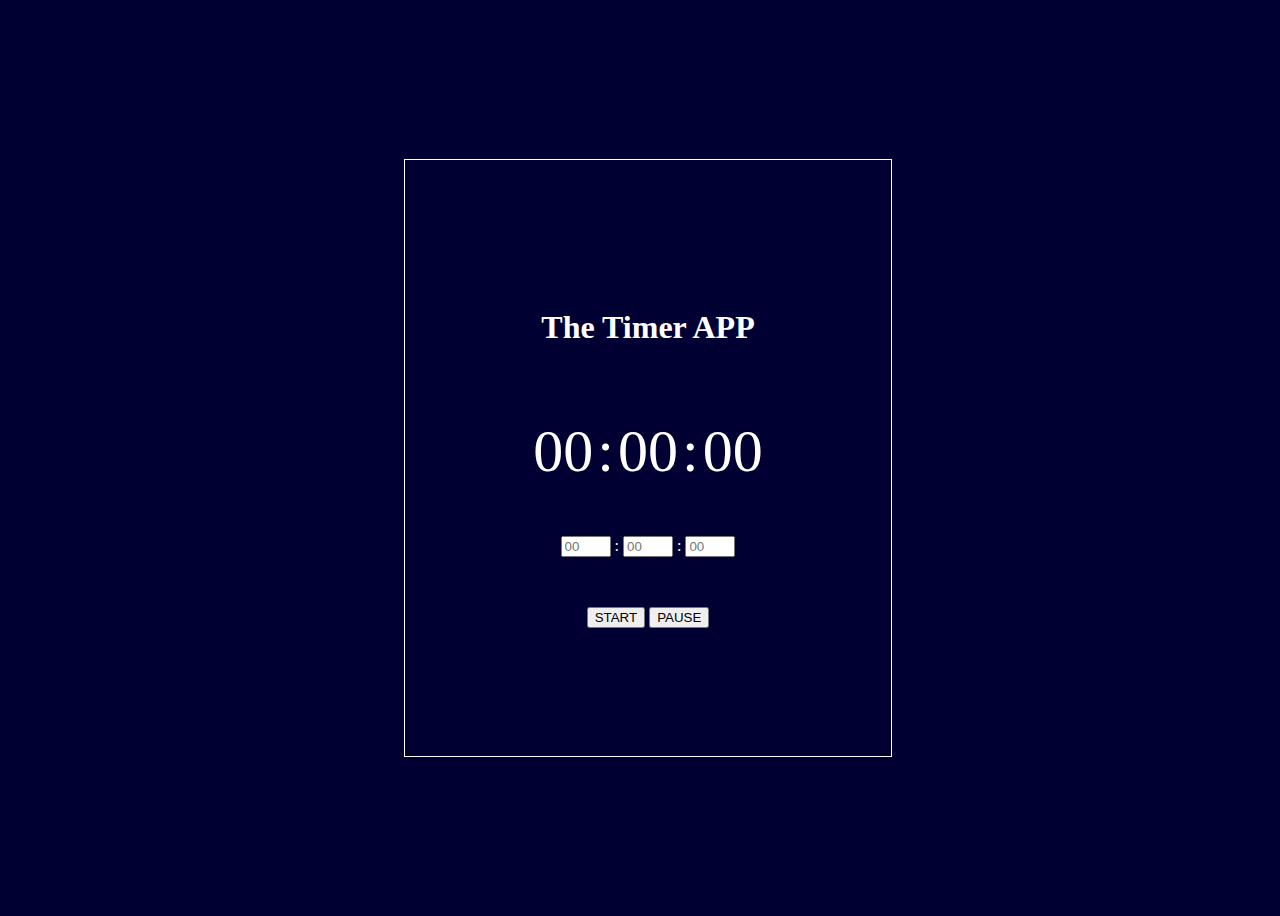
<file: timer project/timer.html>
<html>
	<head>
		<title>Timer</title>
		<style>
			body {
				color: #fff;
				background: #003;
				width: 100%;
				height: 100vh;
				display: flex;
				flex-direction: column;
				gap: 50px;
				justify-content: center;
				align-items: center;
			}
			.container {
				border: 1px solid #fff;
				display: flex;
				flex-direction: column;
				gap: 50px;
				justify-content: center;
				align-items: center;
				padding: 10%
			}
			input {
				width: 50px;
			}
			.timer span {
				font-size: 60px;
			}
			.control-containers {
				display: flex;
				flex-direction: column;
				gap: 50px;
				justify-content: center;
				align-items: center;
			}
		</style>
	</head>
	<body>
		<div class="container">
			<h1>The Timer APP</h1>
			<div class="timer">
				<span class="hour">00</span>
				<span>:</span>
				<span class="min">00</span>
				<span>:</span>
				<span class="sec">00</span>
			</div>
			<div class="control-containers">
				<div class="control-container">
					<input type="number" onchange="getValues(event)" id="hour" placeholder="00" />
					<span>:</span>
					<input type="number" onchange="getValues(event)" id="min" placeholder="00" />
					<span>:</span>
					<input type="number" onchange="getValues(event)" id="sec" placeholder="00" />
				</div>
				<div>
					<button id="start" onclick="startTimer(event)">START</button>
					<button id="pause" onclick="startTimer(event)">PAUSE</button>
				</div>
			</div>
		</div>
	<script>
		let h =0;
		let m = 0;
		let s = 0;
		function getValues(event) {
			if (event.target.value<60) {
				if (event.target.id === 'hour') {
					h = Number(event.target.value);
					if (event.target.value<10) {
						document.querySelector('.hour').innerText = "0"+event.target.value;
					} else {
						document.querySelector('.hour').innerText = event.target.value;
					}
				} else if (event.target.id === 'min') {
					m = Number(event.target.value);
					if (event.target.value<10) {
						document.querySelector('.min').innerText = "0"+event.target.value;
					} else {
						document.querySelector('.min').innerText = event.target.value;
					}
				} else if (event.target.id === 'sec') {
					s = Number(event.target.value);
					if (event.target.value<10) {
					document.querySelector('.sec').innerText = "0"+event.target.value;
					} else {
						document.querySelector('.sec').innerText = event.target.value;
					}
				}
			}
			event.target.value = '';
		}

		function startTimer(event) {
			console.log(event.target.id)
			let hr = h;
			let mn = m;
			let sc = s;
			let c = 0;
			if (h>0) {
				let a = h * 60
				m = m + a
			}
			if (m>0) {
				let u = m * 60
				s = Number(s) + m * 60
			}
			if (s>0) {
				c = s
			}
			console.log(c)
			const interval = setInterval(()=>{
				if (event.target.id === 'start') {
					if (c>0){
						if (c%3600 === 0 && c !== 0) {
							hr--
							mn = 60
						}
						if (c%60 === 0 && c !== 0) {
							if (mn>0) {
								mn--
							}
							sc = 60
						}
						if (sc>0) {
							sc--
						}
						c--
						if (hr<10){
							document.querySelector('.hour').innerText = "0"+hr
						} else {
							document.querySelector('.hour').innerText = hr
						}
						if (mn<10){
							document.querySelector('.min').innerText = "0"+mn
						} else {
							document.querySelector('.min').innerText = mn
						}
						if (sc<10){
							document.querySelector('.sec').innerText = "0"+sc
						} else {
							document.querySelector('.sec').innerText = sc
						}
						console.log(hr+':'+mn+':'+sc+'-'+c)
					} else {
							clearInterval(interval)
					}
				}
			},1000)
			if (event.target.id === 'pause') {
					clearInterval(interval);
					c = 0
					event.target.innerText = "RESUME"
				}
		}
	</script>		
	</body>
</html>
</file>
<file: quote-generator-project/styles/styles.css>
:root {
  --color: #333;
}
.dark-theme {
  --color: #f7f7f7;
}
html {
  font-style: 62.5%;
}
* {
  box-sizing: border-box;
  font-family: Verdana, Geneva, Tahoma, sans-serif;
}
body {
  font-size: 1.5rem;
  margin: 0;
  padding: 0;
  width: 100%;
  height: 100vh;
  color: var(--color);
  justify-content: center;
}
body, section, .quote-ctt, .quote-ctn {
  display: flex;
  flex-direction: column;
  align-items: center;
}
section {
  background-color: lightblue;
  width: 80%;
  height: 80%;
}
header {
  width: 100%;
  display: flex;
  justify-content: space-between;
  padding: 0 5%;
  gap: 5%;
}
nav {
  flex: 1;
  display: flex;
  justify-content: flex-end;
}
ul {
  margin: 0;
  padding: 0;
  list-style-type: none;
}
.hz-nav {
  display: none;
  justify-content: space-between;
  width: 100%;
}
.vt-nav {
  display: none;
}
@media screen and (min-width: 800px) {
  .menu {
    display: none;
  }
  .hz-nav {
    display: flex;
  }
}


main {
  margin-top: 20px;
}


.author-ctn {
  width: 95%;
  display: flex;
  align-items: center;
  justify-content: space-between;
}
.author-pic {
  width: 60px;
  height: 60px;
  object-fit: cover;
  object-position: center;
  border-radius: 50%;
}
.author-dtl {
  flex: 1;
}
.author-dtl span {
  display: block;
  height: 30px;
  overflow: hidden;
}
.quote {
  text-align: center;
}
</file>
<file: color-race/race.css>
body {
  display: flex;
  justify-content: center;
  align-items: center;
}
.root {
  display: flex;
  flex-direction: column;
  width: 400px;
}
.top, .bottom {
  width: 100%;
}
.middle-blocks {
  display: flex;
  width: 100%;
  height: 350px;
  justify-content: space-between;
}
.left, .right {
  height: 100%;
  display: flex;
}
.color-ctn-middle {
  height: 100%;
  padding: 0 10px;
  border: 1px solid #000;
  overflow: hidden;
}
.color-left-1, .color-left-2, .color-right-1, .color-right-2 {
  height: 100%;
  width: 30px;
}
.color-ctn {
  width: 100%;
  padding: 10px 0;
  border: 1px solid #000;
  overflow: hidden;
}
.color-top-1, .color-top-2, .color-bottom-1, .color-bottom-2 {
  width: 100%;
  height: 30px;
}
.color-top-1, .color-left-1, .color-bottom-1, .color-right-1 {
  background-color: red;
}
.color-top-2, .color-left-2, .color-bottom-2, .color-right-2 {
  background-color: blue;
}
.slides-right {
  animation: slide-right linear 1;
}
@keyframes slide-right {
  from {
    transform: translateX(-350px);
  }
  to {
    transform: translateX(0);
  }
}
.slides-left {
  animation: slide-left linear 1;
}
@keyframes slide-left {
  from {
    transform: translateX(350px);
  }
  to {
    transform: translateX(0);
  }
}
.slides-down {
  animation: slide-down linear 1;
}
@keyframes slide-down {
  from {
    transform: translateY(-350px);
  }
  to {
    transform: translateY(0);
  }
}
.slides-up {
  animation: slide-up linear 1;
}
@keyframes slide-up {
  from {
    transform: translateY(350px);
  }
  to {
    transform: translateY(0);
  }
}
</file>
<file: filter/filter.css>
body {
  margin: 0;
  padding: 0;
}
.container {
  display: grid;
  grid-template-columns: 1fr 4fr;
}
.products-container, .menu-container {
  padding: 20px;
}
.products-grid {
  display: flex;
  flex-wrap: wrap;
  gap: 15px;
}
.product {
  box-shadow: 0 0 4px rgba(0,0,0,0.3);
  padding: 5px;
  border-radius: 10px;
  width: 150px;
}
.product p {
  text-align: center;
}
.product-image {
  width: 100%;
  height: 150px;
}
.category {
  cursor: pointer;
}
</file>
<file: modal-&-background-flipper/modal.css>
html {
  height: 100%;
}
body {
  margin: 0;
  padding: 0;
  display: flex;
  justify-content: center;
  align-items: center;
  position: relative;
  width: 100%;
  height: 100%;
}
body, .bgc-hex-code, .current-bgc {
  transition: all 2s ease;
}
.star {
  position: absolute;
  z-index: -999;
  width: 80%;
  height: 50%;
  left: 10%;
  top: 25%;
  border: 1px solid #000;
  background-color: lightblue;
  clip-path: polygon(50% 0%, 60% 40%, 100% 40%, 70% 60%, 100% 100%, 50% 75%, 0% 100%, 30% 60%, 0 40%, 40% 40%, 50% 0);
}
.modal-btn {
  position: absolute;
  left: 10%;
  bottom: 10%;
  padding: 10px 20px;
  color: white;
  background-color: rebeccapurple;
  box-shadow: 2px 2px 4px 4px rgba(0,0,0,0.5);
  border: none;
  font-size: 20px;
  border-radius: 10px;
  transition: all 0.5s ease;
}
.modal-btn:hover {
  background-color: rgb(108, 12, 204);
  box-shadow: 0 0 8px 6px #dddcdc;
}
.modal-container {
  display: none;
  border-radius: 10px;
  cursor: pointer;
  width: 70%;
  height: 40%;
  box-shadow: 0px 0px 20px 15px rgba(0,0,0,0.3);
  background-color: transparent;
  padding: 20px;
  transition: all 0.5s ease;
}
.modal-container:hover {
  transform: scale(1.05);
}
.exit {
  padding: 5px;
  background-color: red;
  color: white;
  border: none;
  width: 30px;
  height: 30px;
  border-radius: 7px;
  display: block;
  margin-left: auto;
  transition: all 0.5s ease;
}
.exit:hover {
  box-shadow: 0 0 2px 2px #dddcdc;
}
.title {
  text-align: center;
  background-color: #ffffff75;
}
.current-bgc {
  width: 60%;
  height: 30px;
  box-shadow: 0px 0px 3px 3px rgba(0,0,0,0.5);
  display: block;
  margin: 0 auto;
}
.upadate-bgc-btn {
  padding: 10px 20px;
  margin: 25px auto 0 auto;
  display: block;
  font-size: 20px;
  color: white;
  background-color: rgb(108, 12, 204);
  border: none;
  border-radius: 15px;
  transition: all 0.5s ease;
}
.upadate-bgc-btn:hover {
  background-color: rebeccapurple;
  transform: scale(1.02);
  box-shadow: 0 0 8px 6px #dddcdc;
}
.active1 {
  display: block;
  animation: slide-down 2s linear 1;
}
.active2 {
  display: block;
  animation: slide-down1 2s linear 1;
}
.fades-in {
  animation: fade-in 2s linear 1;
}
.fades-in1 {
  animation: slide-up 2s linear 1;
}
@keyframes fade-in {
  from {
    opacity: 1;
    transform: scale(1);
  }
  to {
    opacity: 0;
    transform: scale(0);
  }
}
@keyframes slide-down {
  from {
    transform: translateY(-500px);
  }
  to {
    transform: translateY(0);
  }
}
@keyframes slide-down1 {
  from {
    opacity: 0;
    transform: scale(0);
  }
  to {
    opacity: 1;
    transform: scale(1);
  }
}
@keyframes slide-up {
  from {
    transform: translateY(0);
  }
  to {
    transform: translateY(-500px);
  }
}
</file>
<file: nav-projects/sticky.css>
* {
  box-sizing: border-box;
  font-family: 'Trebuchet MS', 'Lucida Sans Unicode', 'Lucida Grande', 'Lucida Sans', Arial, sans-serif;
}
body {
  margin: 0;
  padding: 0 0 200px 0;
  position: relative;
}
header {
  padding: 10px;
  height: 70px;
}
.head {
  background-color: #204180;
}
.hz-sticky {
  z-index: 999;
  background-image: linear-gradient(to right, #204180, #7f0eea);
  position: fixed;
  width: 100%;
  left: 0;
  top: 0;
}
header nav ul {
  display: flex;
  gap: 10px;
  list-style-type: none;
  margin: 0;
  padding: 0;
}
header nav ul li {
  padding: 10px;
  border-radius: 10px;
  transition: all 0.5s ease;
}
header nav ul li a {
  text-decoration: none;
}
header nav ul li:not(.active) a {
  color: white;
}
header nav ul li:not(.active):hover {
  border: 1px solid rgba(255,255,255,0.4);
}
.active {
  background-color: rgba(0,0,0,0.2);
  border: 1px solid rgba(255,255,255,0.4);
}
.active a {
  color: #f34800;
}
.all {
  cursor: pointer;
}
main {
  padding: 20px 20px 0 20px;
}
main section h1 {
  color: #f34800;
}
main section h3 {
  color: #7f0eea;
}
.current {
  display: block;
}
.not-current {
  display: none;
}
@media screen and (min-width: 768px) {
  .hz-sticky {
    position: fixed;
    width: 115px;
    left: 0;
    top: 0;
    height: 100%;
  }
  main {
    padding: 20px 20px 20px 125px;
  }
  header nav ul.hz-nav {
    flex-direction: column;
  }
  section {
    margin-bottom: 100px;
  }
}
.hero {
  margin-bottom: 30px;
  position: relative;
}
.hero-image {
  width: 95%;
  height: 500px;
  display: block;
  margin: 0 auto;
}
.hero-container {
  background-color: transparent;
  box-shadow: 0 0 30px 20px rgba(0,0,0,0.2);
  background-image: linear-gradient(to right, #204180, #7f0eea);
  background-origin: inherit;
  backdrop-filter: blur(15px);
  padding: 20px;
  position: absolute;
  left: 20%;
  top: 10%;
  width: 60%;
}
.hero-container h1, .hero-container h3, .hero-container p {
  text-align: center;
}
.hero-container button {
  padding: 15px 50px;
  border: none;
  display: block;
  margin: 0 auto;
  background-color: rebeccapurple;
  color: white;
  font-size: 20px;
  border-radius: 10px;
}

.faqs-container {
  width: 90%;
  margin: 40px auto;
  padding: 20px;
  border: 1px solid rgba(0,0,0,0.2);
}
.faqs-container h3 {
  margin-top: 0;
}
details {
  margin-bottom: 10px;
  background-color: #f9f9f9;
  box-shadow: 0 0 8px 4px rgba(0,0,0,0.2);
  padding: 10px;
  cursor: pointer;
}
details p {
  padding: 10px;
  border-top: 1px solid rgba(0,0,0,0.2);
  margin-bottom: 0;
}

.testimonials-btns {
  width: 400px;
  height: 300px;
  overflow: hidden;
  box-shadow: 0 0 6px 4px rgba(0,0,0,0.2);
  margin: 0 auto;
  position: relative;
}
.testimonial-container {
  width: 100%;
  height: 100%;
  transition: all 1s ease;
}
.testimonials-btns button {
  border: none;
  padding: 20px 10px;
  font-size: 40px;
}
.testimonials-btns button#prev {
  position: absolute;
  top: 20%;
  left: 10px;
}
.testimonials-btns button#next {
  position: absolute;
  top: 20%;
  right: 10px;
}
article.testimony {
  width: 100%;
  height: 100%;
  padding: 20px;
}
.tem {
  display: grid;
}
.testimony img {
  width: 100px;
  height: 100px;
  border-radius: 50%;
  margin: 0 auto;
  display: block;
}
.testimony h3, .testimony p {
  text-align: center;
}
.testimony span {
  text-align: right;
  display: block;
}

.testssss {
  margin-top: 70px;
}
.test-container {
  width: 400px;
  height: 300px;
  margin: 20px auto;
  box-shadow: 0 0 6px 4px rgba(0,0,0,0.2);
}
.test {
  width: 100%;
  height: 100%;
  padding: 20px;
}
.test-image {
  width: 100px;
  height: 100px;
  border-radius: 50%;
  margin: 0 auto;
  display: block;
}
.test h3, .test p {
  text-align: center;
}
.test span {
  text-align: right;
  display: block; 
}
.not-seen {
  display: none;
}
</file>
<file: quizz/quizz.css>
body {
  height: 100vh;
  background-color: #00003b;
  display: flex;
  align-items: center;
  justify-content: center;
}
.container {
  display: flex;
  align-items: center;
  justify-content: center;
  background-color: #fff;
  width: 70%;
  min-height: 50%;
  padding: 15px;
  position: relative;
}

.submit {
  background-color: rebeccapurple;
  width: 100%;
  position: absolute;
  bottom: 0;
  left: 0;
  border: none;
  color: white;
  padding: 10px;
}

.qtn {
  margin-bottom: 5px;
}
.qtn-ctn {
  border-bottom: 1px solid #999;
  padding-bottom: 10px;
}
.instruction {
  color: lightslategray;
}
.ans-ctn {
  padding: 10px 20px;
}

.result {
  display: none;
  flex-direction: column;
  justify-content: center;
  align-items: center;
  gap: 10px;
}
h2 {
  color: #333;
  margin: 0;
  text-align: center;
}
.pass {
  color: rgb(6, 230, 6);
}
.fail {
  color: red;
}
.statement {
  margin-bottom: 0;
  color: rgb(6, 230, 6);
}
.final {
  margin-bottom: 0;
  color: orange;
}
.btn {
  margin-top: 20px;
  background-color: rebeccapurple;
  border: none;
  color: white;
  font-size: 18px;
  border-radius: 10px;
  padding: 10px 20px;
}
.qtn-numb {
  position: absolute;
  left: 40%;
  top: 8%;
  background-color: #fff;
  padding: 10px 20px;
  border-radius: 10px;
  border: 1px solid rebeccapurple;
}
.activity {
  height: 100%;
}
.loading {
  display: none;
}
.load {
  text-align: center;
  display: block;
  font-size: 18px;
}
.loader {
  margin-bottom: 10px;
  width: 50px;
  height: 50px;
  border-radius: 50%;
  display: block;
  border: 5px solid #999;
  border-top: 5px solid dodgerblue;
  transition: all 2s ease;
  animation: spin-loader 1s linear infinite;
}
.warning {
  display: none;
  text-align: center;
  color: orange;
}
.warning span {
  color: red;
}
@keyframes spin-loader {
  from {
    transform: rotate(0deg);
  }
  to {
    transform: rotate(360deg);
  }
}
</file>
<file: shopping-list/list.css>
:root {
  --box-shadow: #585e695f;
}
body {
  position: relative;
  margin: 0;
  padding: 0;
  height: 100vh;
  display: flex;
  justify-content: center;
  align-items: center;
  font-family: Verdana, Geneva, Tahoma, sans-serif;
}
#root {
  background-color: #e7e3e376;
  width: 70%;
  max-height: 80%;
  padding: 20px;
  box-shadow: 0 0 20px 15px var(--box-shadow);
  position: relative;
  padding-bottom: 55px;
}
#root h1 {
  text-align: center;
  margin-top: 10px;
}
ul {
  border-top: 1px solid var(--box-shadow);
  margin: 0;
  padding: 10px 0;
  list-style-type: none;
}
li {
  display: flex;
  justify-content: space-between;
  padding: 5px;
  border-bottom: 1px solid var(--box-shadow);
}
.right-div {
  display: flex;
  width: 60px;
  justify-content: center;
}
li #done {
  margin-right: 10px;
  cursor: pointer;
}
li .delete {
  cursor: pointer;
}
.controls {
  position: absolute;
  left: 0;
  right: 0;
  bottom: 0;
  padding: 10px;
  box-shadow: 0 0 8px 4px #585e6941;
  background-color: #f5ebeb;
  display: flex;
  gap: 20px;
}
.controls input {
  flex: 1;
  padding: 5px;
  font-size: 16px;
}
.is-done {
  color: #07cc2d;
}
.is-done::before {
  content: '✔ ';
}
.controls button {
  font-size: 15px;
}
.alert {
  display: none;
  position: absolute;
  left: 20%;
  top: 5%;
  color: #07cc2d;
  padding: 8px;
  border-radius: 5px;
  box-shadow: 0 0 4px 2px #70a16342 inset;
}
.alert-on {
  display: block;
  animation: fade-in 5s linear 1;
}
@keyframes fade-in {
  0% {
    opacity: 0.8;
    transform: scale(0.8);
  }
  50% {
    opacity: 1;
    transform: scale(1);
  }
  100% {
    opacity: 0.5;
    transform: scale(0.5);
  }
}
</file>
<file: slider/slider.css>
body {
  height: 100vh;
  background-color: blue;
  display: flex;
  align-items: center;
  justify-content: center;
}
.top {
  display: flex;
  align-items: center;
  justify-content: center;
  gap: 30px;
}
.frame {
  overflow: hidden;
}
.slider {
  width: 250px;
  height: 300px;
  transition: all 1s ease;
}
.slider {
  display: flex;
}
.arrow {
  color: white;
  font-size: 70px;
  font-weight: bold;
  cursor: pointer;
}
.image {
  width: 100%;
  height: 100%;
}
.bottom {
  display: flex;
  align-items: center;
  justify-content: center;
  gap: 10px;
  margin-top: 20px;
}
.btn-div {
  width: 10px;
  height: 10px;
  border-radius: 50%;
  border: 1px solid #fff;
}
.btn-div:not(.selected) {
  background-color: inherit;
}
.selected {
  background-color: #fff;
}
</file>
<file: spelling-game/spell.css>
body {
  margin: 0;
  padding: 0;
  display: flex;
  justify-content: center;
  align-items: center;
  height: 100vh;
  position: relative;
}
header {
  padding: 10px;
  top: 0;
  background-color: #f0eded;
  box-shadow: 0 0 30px 18px #33333355;
  position: absolute;
  left: 20%;
  right: 20%;
  min-width: 300px;
}
.header-content {
  display: flex;
  flex-direction: column;
  gap: 10px;
}
header div h1, header div h3 {
  text-align: center;
  margin: 0;
}
section {
  min-width: 60%;
  min-height: 40%;
  max-width: 80%;
  max-height: 62%;
  padding: 20px;
  position: relative;
  background-color: #f7f5f5;
  box-shadow: 0 0 30px 18px #33333355;
}
.control-btns {
  position: absolute;
  bottom: -70px;
  left: 10%;
  right: 10%;
}
.control-btns .start .gen-btn {
  background-color: transparent;
  flex: 1;
  width: 100%;
  height: 100%;
  border: none;
  color: white;
  font-size: 18px;
}
.control-btns .start .gen-btn-anime {
  display: none;
  animation: gen-btn-loading 1s linear infinite;
  width: 15px;
  height: 15px;
  border-radius: 50%;
  border: 3px solid #fff;
  border-top: 3px solid red;
}
@keyframes gen-btn-loading {
  from {
    transform: rotate(0);
  }
  to {
    transform: rotate(360deg);
  }
}
.control-btns .start {
  width: fit-content;
  display: block;
  margin: 0 auto;
  padding: 8px 20px;
  display: flex;
  align-items: center;
  gap: 5px;
  background-color: dodgerblue;
  border-radius: 10px;
  transition: all 0.5s ease;
}
.control-btns .start:hover, .sign-up-form #sign-up:hover, .sign-up-form #guest-player:hover {
  background-color: #204180;
}
h1 {
  text-align: center;
}
p {
  margin: 0;
}

#landing-page {
 display: block;
}

/*Login section*/
#sign-up-page {
  display: none;
}
#login-page {
  display: none;
}
#login-page h1 {
  margin-top: 0;
}
.input-form, .sign-up-form {
  max-width: 400px;
  margin: 0 auto;
}
.login-failed {
  color: orange;
  padding: 5px 0;
  display: none;
}
.or-ctn {
  display: flex;
  align-items: center;
}
.or-ctn span:not(.or) {
  height: 1px;
  flex: 1;
  background-color: #33333355;
}
.or {
  padding: 0 10px;
}
.input-field {
  display: grid;
  grid-template-columns: 1fr 2fr;
  margin-bottom: 10px;
}
.sign-up-form .sign-up-span1 {
  display: block;
}
.sign-up-form .sign-up-btns {
  display: flex;
  justify-content: space-between;
  align-items: center;
}
.sign-up-form #sign-up {
  background-color: rebeccapurple;
  color: white;
  padding: 10px 20px;
  border: none;
  border-radius: 10px;
  margin-top: 10px;
  transition: all 0.5s ease;
}
.sign-up-form #guest-player {
  transition: all 0.5s ease;
  color: white;
  padding: 10px 20px;
  border: none;
  border-radius: 10px;
  background-color: #7f0eea;
}


/***Player*/
#player-page {
  display: none;
}
#player-page .welcome, #player-page h3 {
  text-align: center;
}
.welcome {
  color: #4bac22;
  font-size: 19px;
}
#player-page h3, #player-page h1 {
  margin: 10px;
}
.profile-detail {
  width: 60%;
  margin: 0 auto;
  display: flex;
}
.detail-name {
  width: 100px;
}
.detail {
  flex: 1;
}
.lize {
  padding-top: 10px;
}


/*Spell game page*/
.spelling-result {
  text-align: center;
}
.player-result-container {
  display: none;
  border-top: 1px solid #33333355;
}
.player-result-container p {
  margin-top: 5px;
}
audio {
  height: 45px;
}
.player-input-container {
  padding-bottom: 10px;
}
#spell-page h1 {
  margin-top: 0;
}
.result-output {
  display: flex;
  justify-content: space-between;
  align-items: center;
}
.result-output-text {
  width: 160px;
}
.result-output span:not(.result-output-text) {
  flex: 1;
}
.unfilled {
  display: none;
}
#spell-page {
  display: none;
}
</file>
<file: star-rating/stars.css>
.stars-container {
  width: 150px;
  padding: 20px;
  border: 1px solid #000;
}
.star {
  border: 1px solid red;
  padding: 10px;
  margin-bottom: 10px;
}
.star h3 {
  margin-bottom: 5px;
}
.empty::after {
  content: '🤍';
  color: #000;
  font-size: 18px;
}
.filled::after {
  content: '❤';
  color: red;
  font-size: 20px;
}
</file>
<file: table-sorting/sort.css>
table {
  cursor: pointer;
}
</file>
